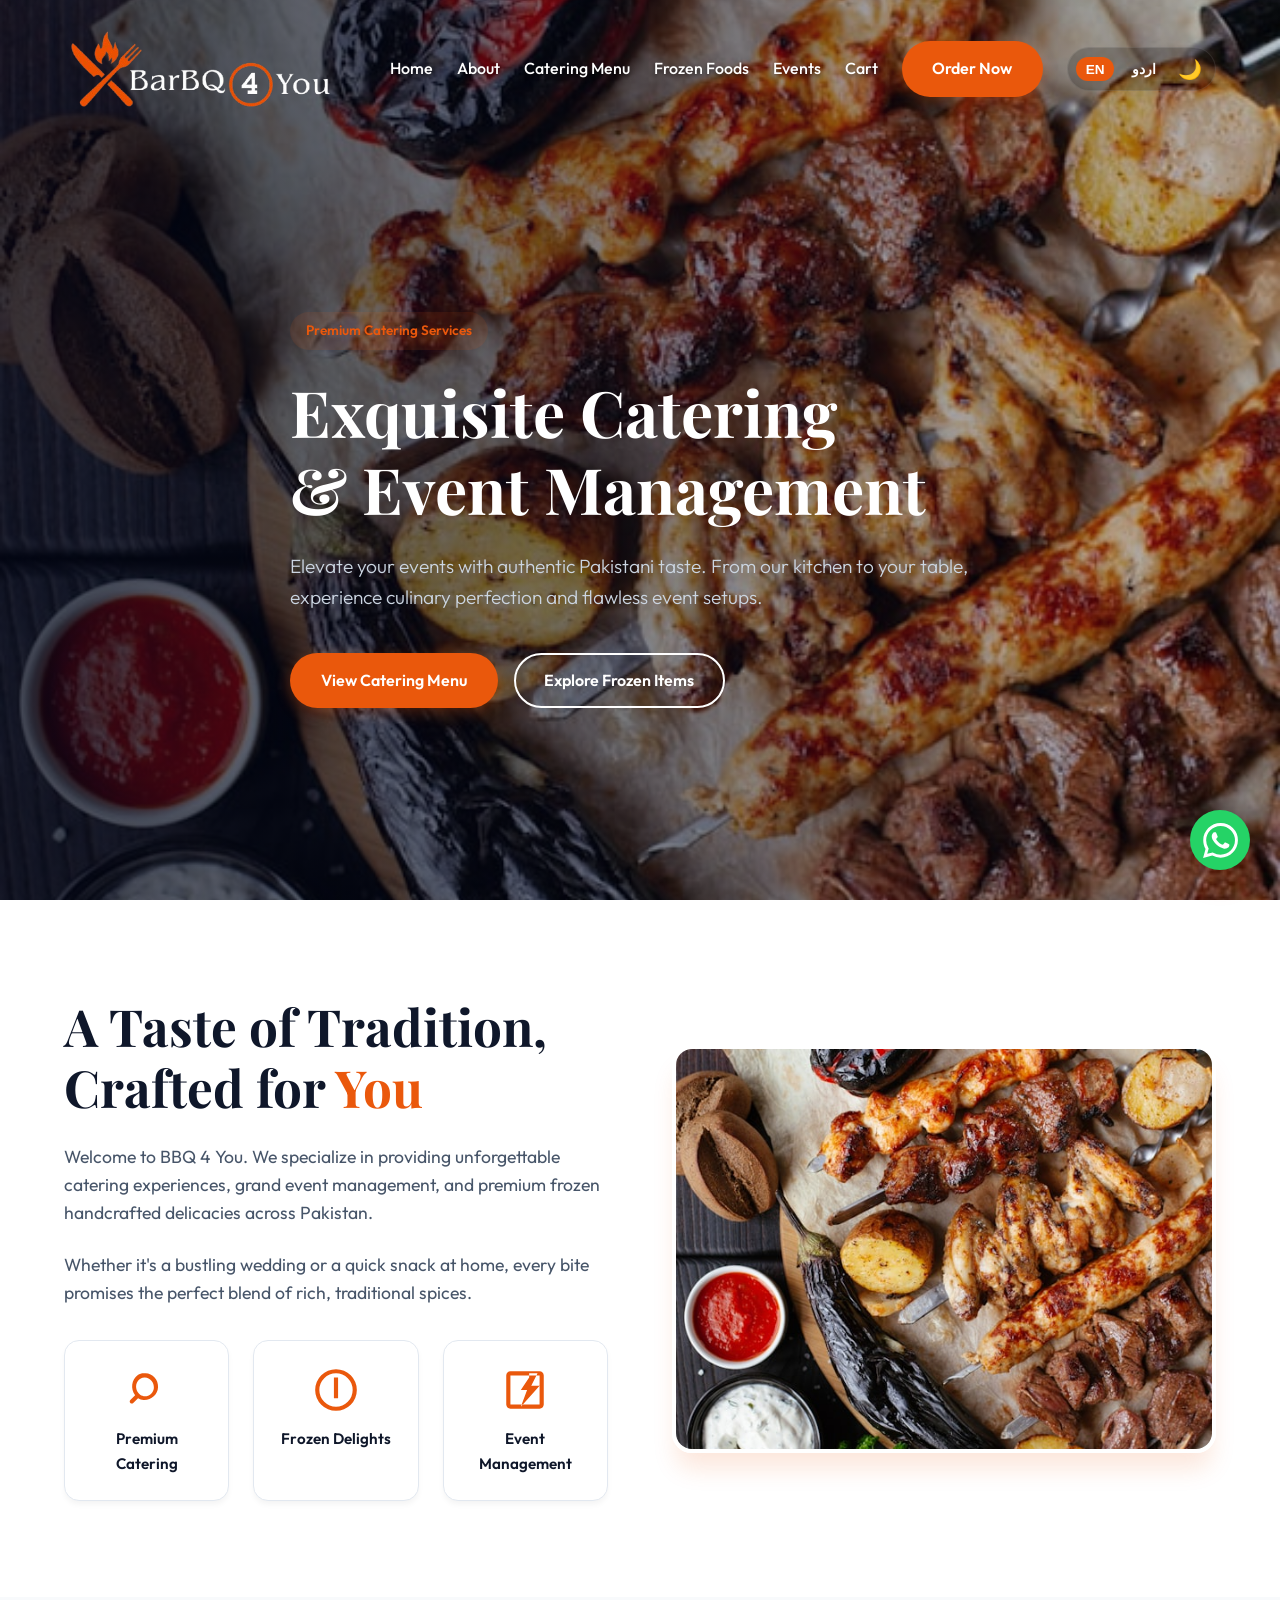
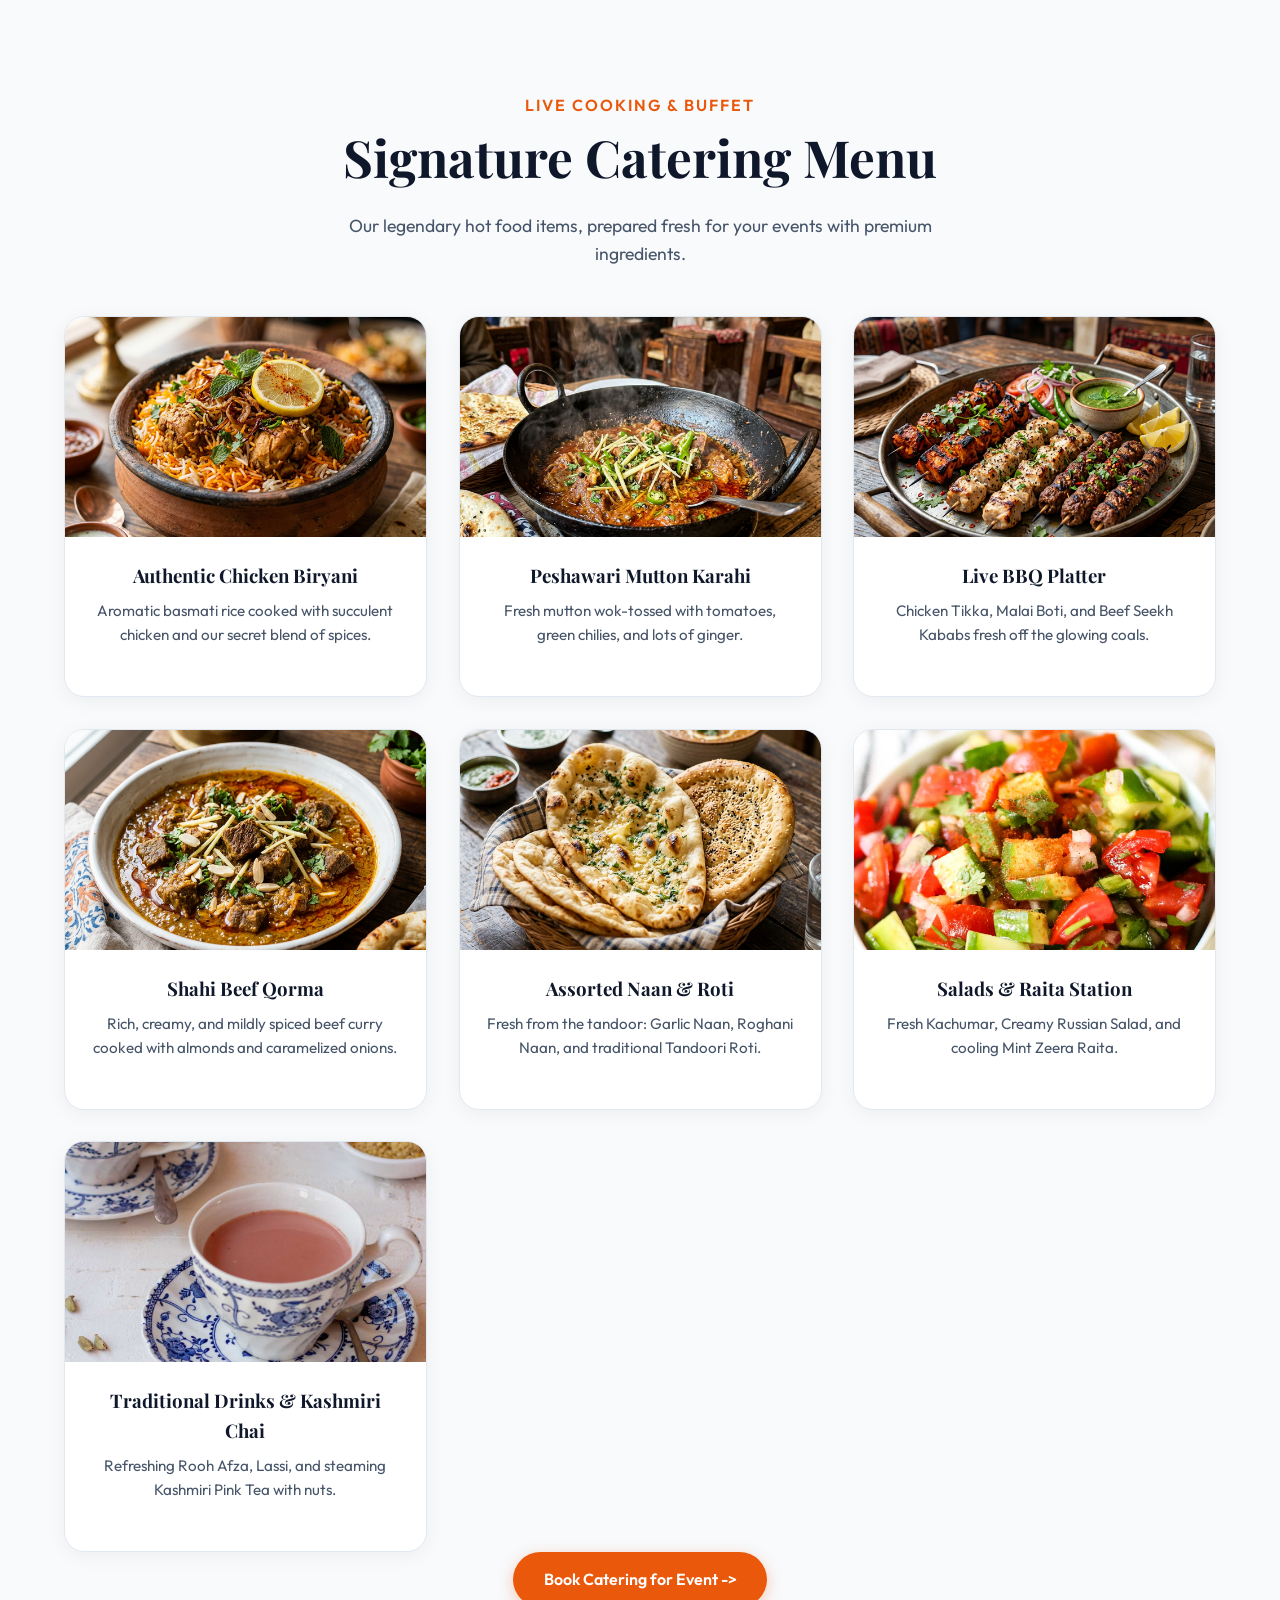
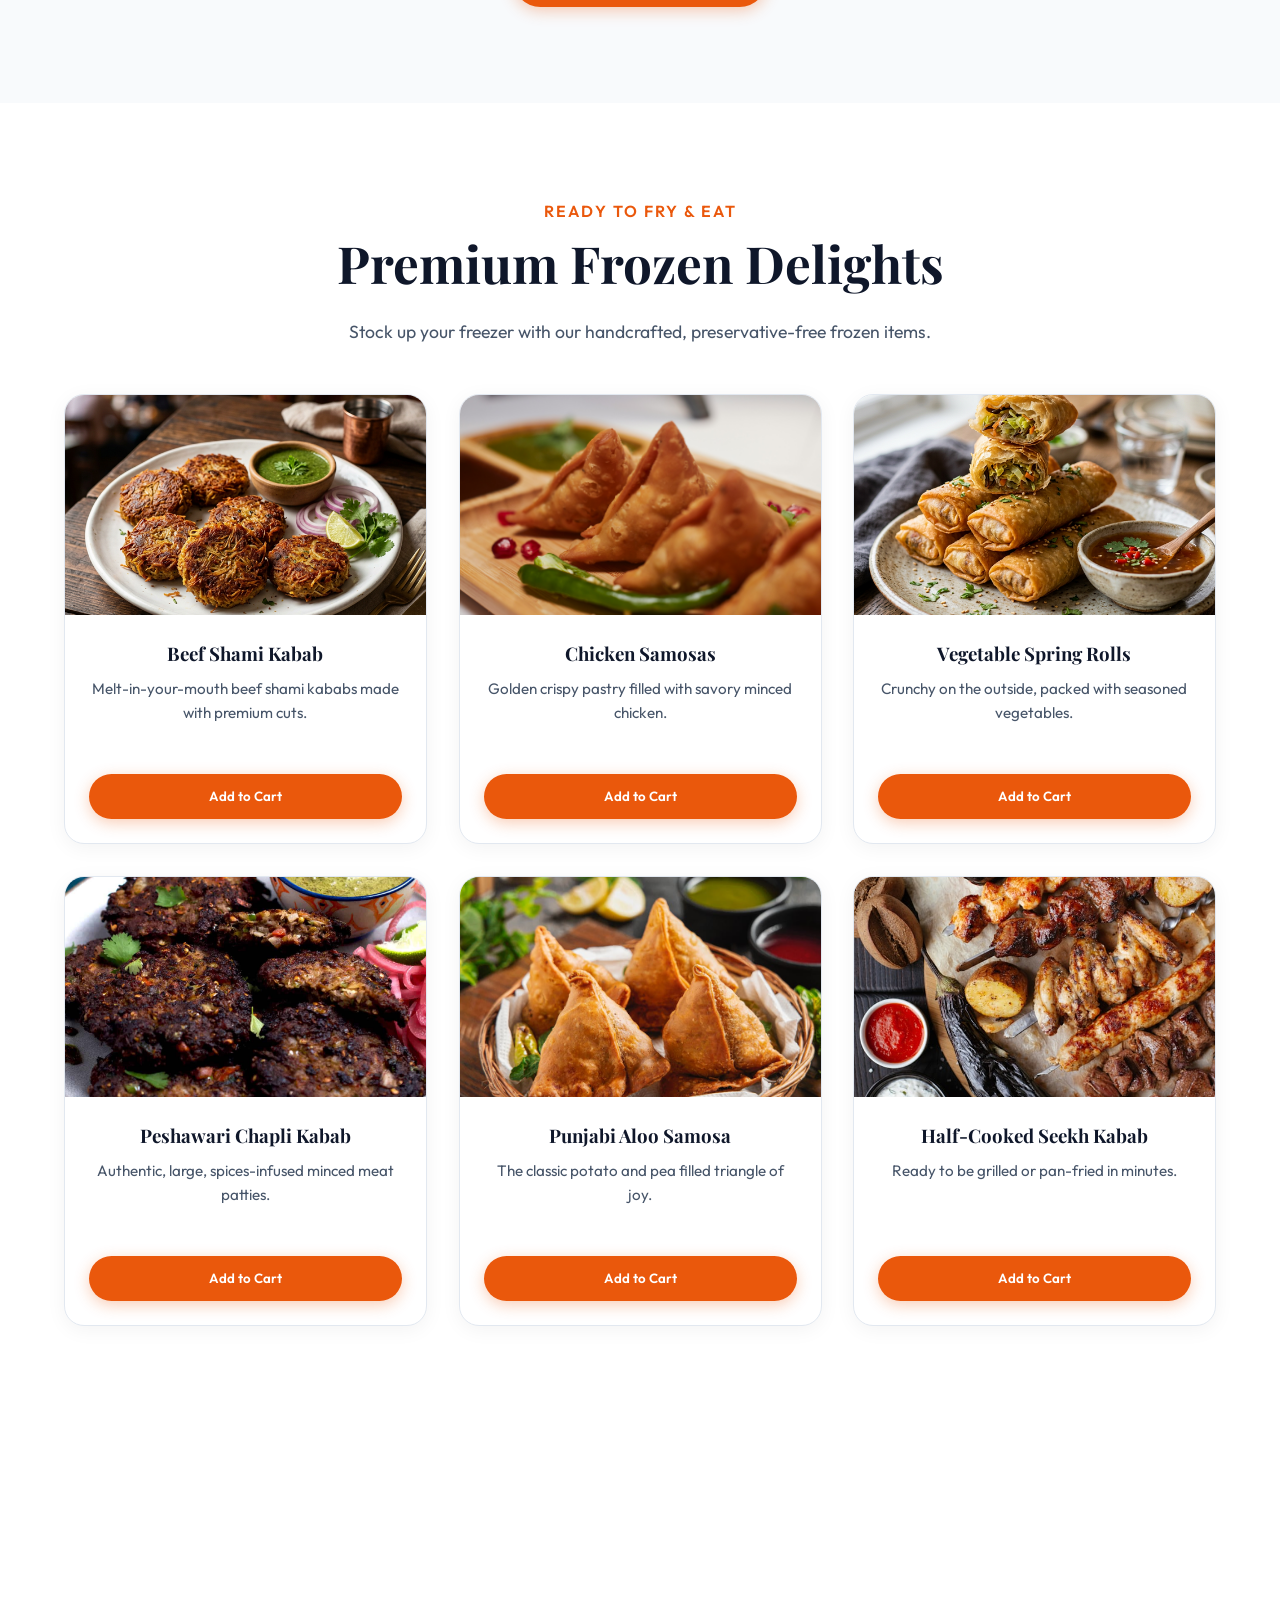
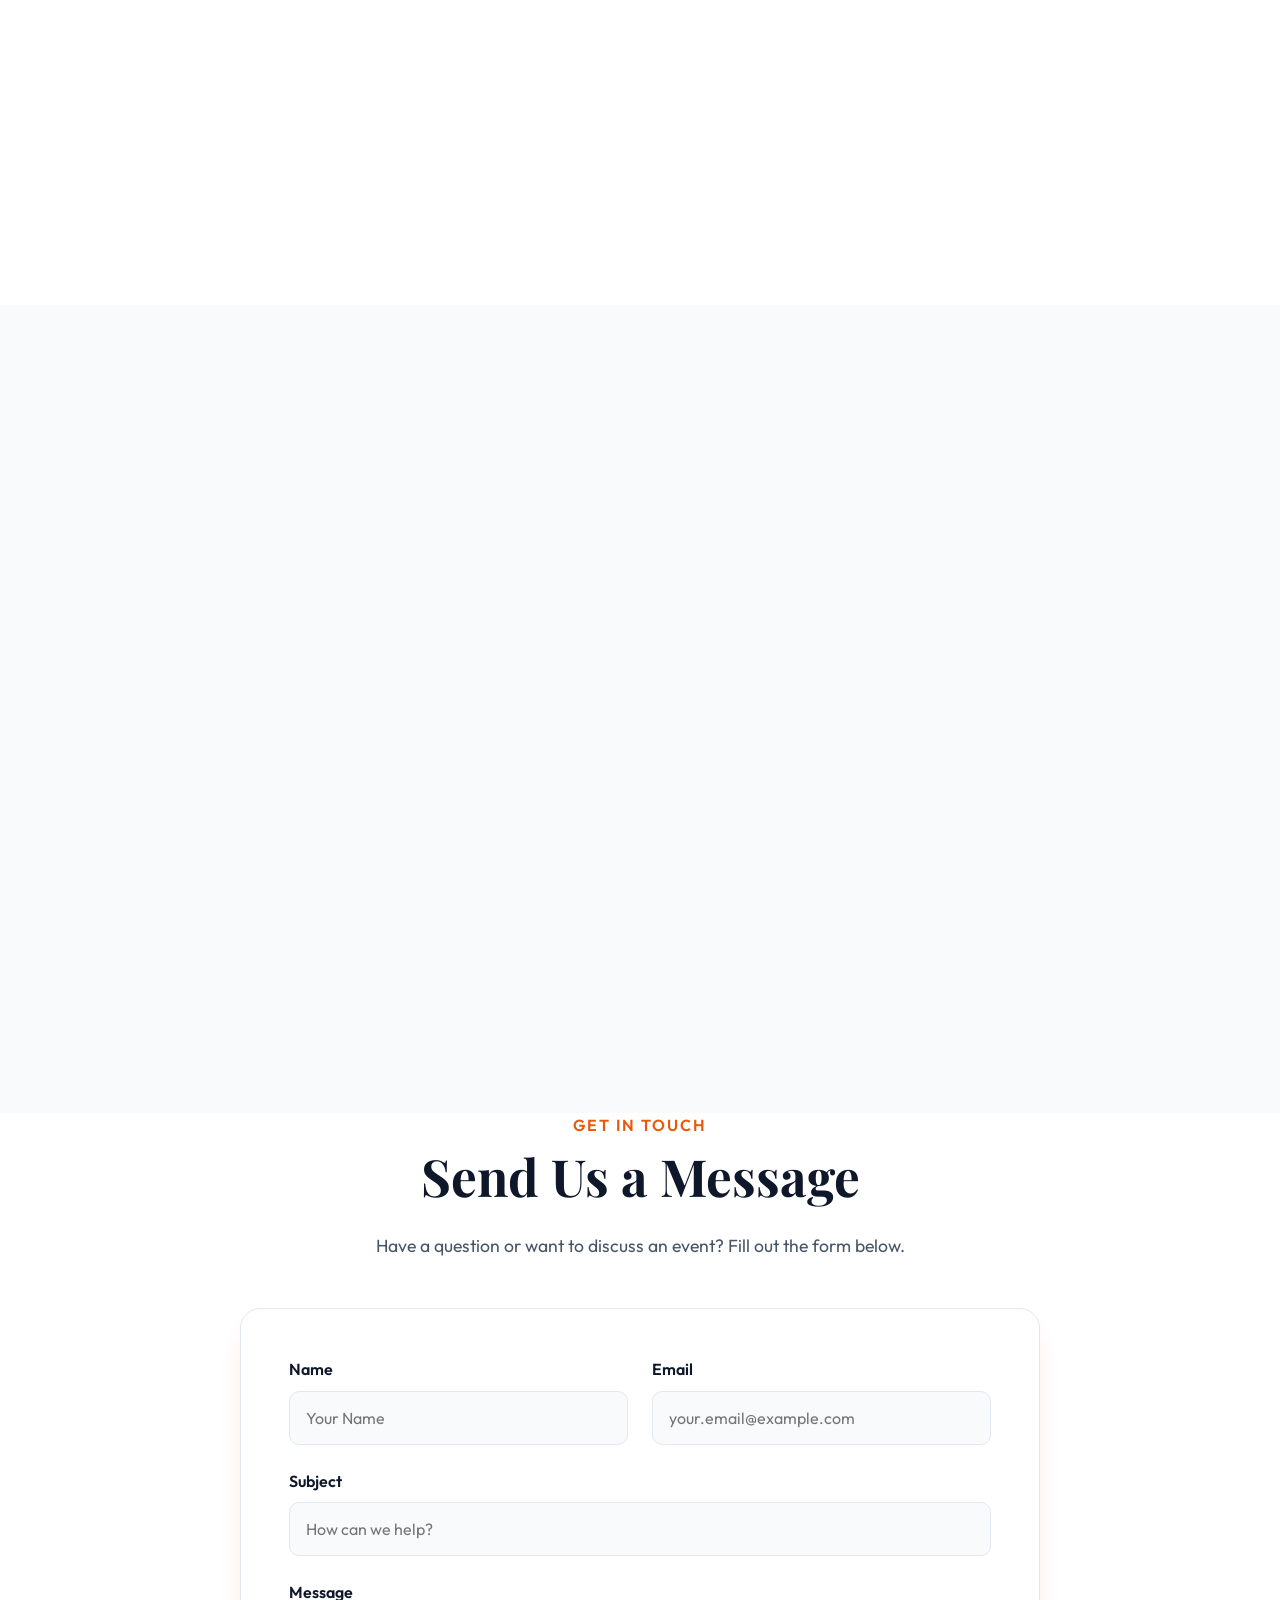
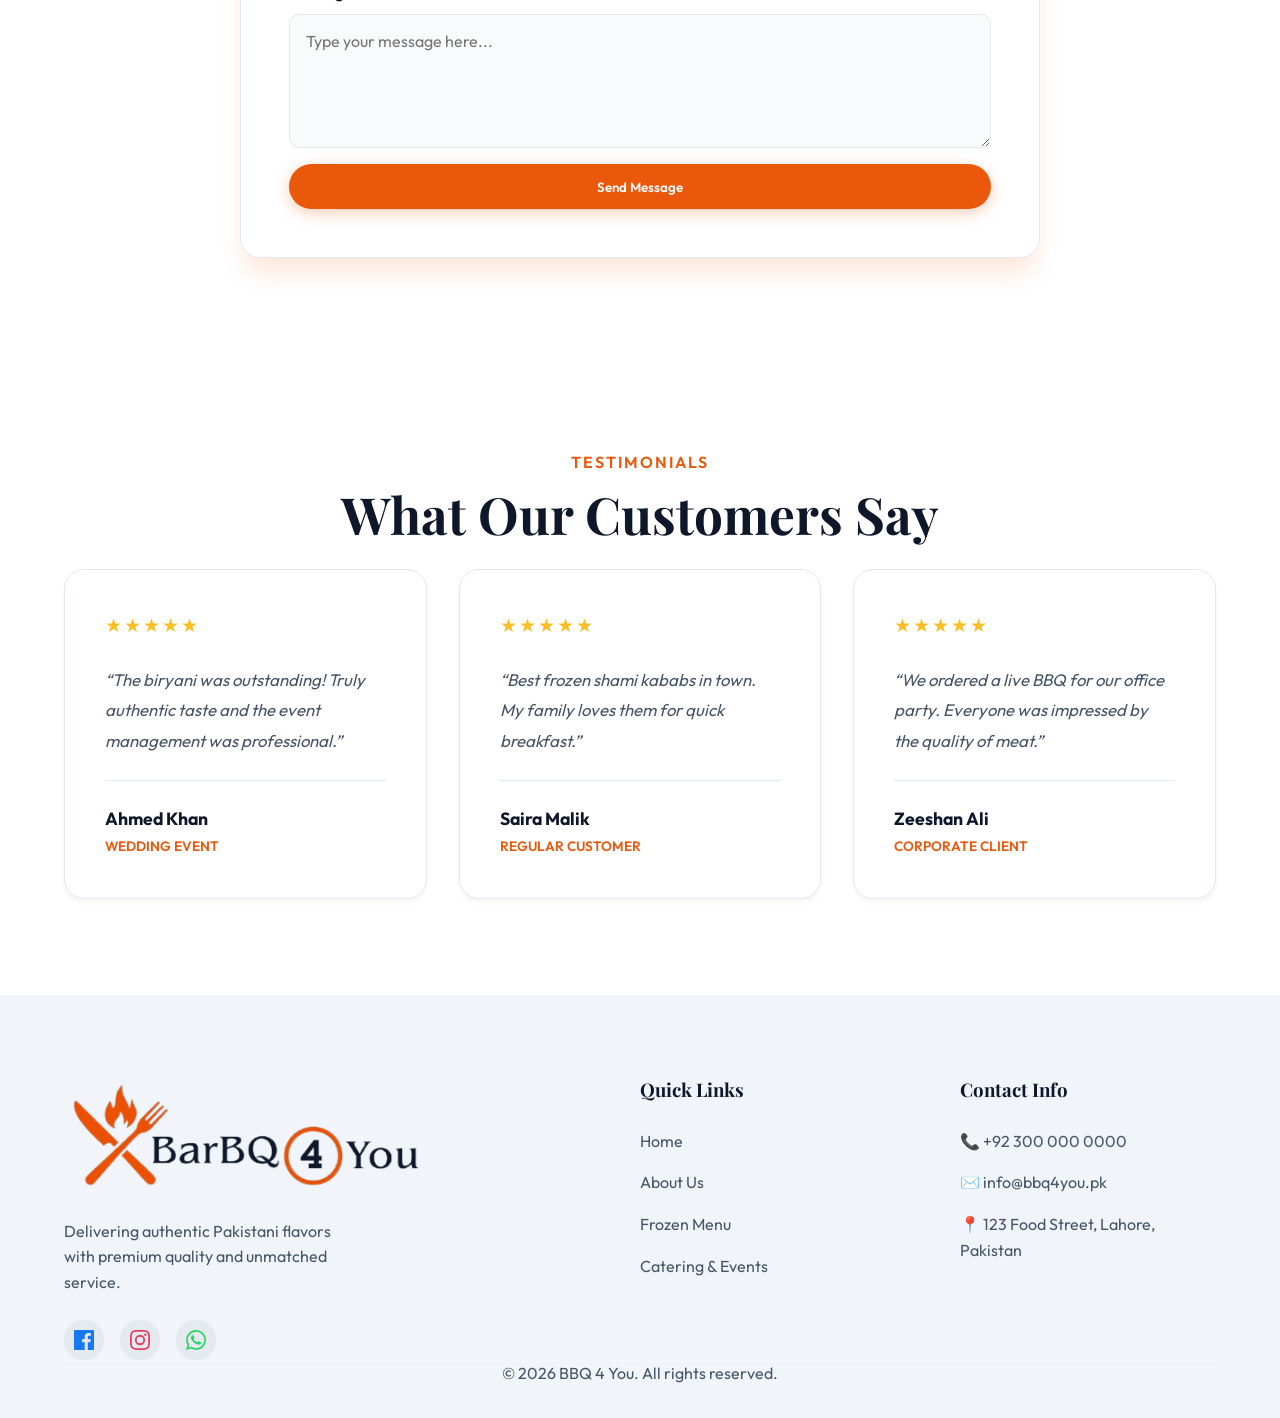
<file: index.html>
<!DOCTYPE html>
<html lang="en">

<head>
    <meta charset="UTF-8">
    <meta name="viewport" content="width=device-width, initial-scale=1.0">
    <meta name="description" content="BBQ 4 You - Premium Pakistani Catering, Event Management & Frozen Foods.">
    <title data-en="BBQ 4 You | Authentic Pakistani Catering" data-ur="باربی کیو 4 یو | مستند پاکستانی کیٹرنگ">BBQ 4 You
        | Authentic Pakistani Catering</title>
    <!-- Custom CSS -->
    <link rel="stylesheet" href="css/style.css?v=1.2">
</head>

<body>

    <!-- Navigation -->
    <nav class="navbar" id="navbar">
        <div class="container nav-container">
            <!-- New Styled Logo with Icon -->
            <a href="#" class="brand">
                <img src="img/logo-white.png" alt="BBQ 4 You" class="brand-img logo-white">
                <img src="img/logo-dark.png" alt="BBQ 4 You" class="brand-img logo-dark">
            </a>

            <button class="mobile-toggle" aria-label="Toggle Menu">
                <span class="bar"></span>
                <span class="bar"></span>
                <span class="bar"></span>
            </button>

            <div class="nav-controls">
                <ul class="nav-links">
                    <li><a href="#home" class="active" data-en="Home" data-ur="ہوم">Home</a></li>
                    <li><a href="#about" data-en="About" data-ur="ہمارے بارے میں">About</a></li>
                    <li><a href="#catering" data-en="Catering Menu" data-ur="کیٹرنگ مینو">Catering Menu</a>
                    </li>
                    <li><a href="#frozen-menu" data-en="Frozen Foods" data-ur="فروزن فوڈز">Frozen Foods</a>
                    </li>
                    <li><a href="#events" data-en="Events" data-ur="تقریبات">Events</a></li>
                    <li><a href="cart.html"><span data-en="Cart" data-ur="کارٹ">Cart</span> <span id="cart-count-badge"
                                class="badge-count">0</span></a></li>
                    <li><a href="order.html" class="btn btn-primary" data-en="Order Now" data-ur="آرڈر کریں"
                            style="margin-top:0;">Order Now</a></li>
                </ul>

                <div class="utils">
                    <button class="lang-btn active" data-lang="en">EN</button>
                    <button class="lang-btn" data-lang="ur">اردو</button>
                    <button id="theme-toggle" aria-label="Toggle Dark Mode">
                        <span>🌙</span>
                    </button>
                </div>
            </div>
        </div>
    </nav>

    <!-- Hero Section -->
    <section id="home" class="hero">
        <div class="hero-parallax-bg" id="hero-bg"></div>
        <div class="hero-overlay"></div>
        <div class="container hero-content">
            <span class="badge" data-en="Premium Catering Services" data-ur="پریمیم کیٹرنگ سروسز">Premium Catering
                Services</span>
            <h1 class="hero-title reveal-text" data-en="Exquisite Catering<br>& Event Management"
                data-ur="شاندار کیٹرنگ<br>اور ایونٹ مینجمنٹ">Exquisite Catering<br>& Event
                Management</h1>
            <p class="hero-desc reveal-fade"
                data-en="Elevate your events with authentic Pakistani taste. From our kitchen to your table, experience culinary perfection and flawless event setups."
                data-ur="اپنے ایونٹس کو مستند پاکستانی ذائقے سے یادگار بنائیں۔ ہمارے کچن سے آپ کی ٹیبل تک، بے عیب خدمات کا تجربہ کریں۔">
                Elevate your events with authentic Pakistani taste. From our kitchen to your table, experience culinary
                perfection and flawless event setups.</p>
            <div class="hero-btns reveal-up">
                <a href="#catering" class="btn btn-primary" data-en="View Catering Menu"
                    data-ur="کیٹرنگ مینو دیکھیں">View Catering Menu</a>
                <a href="#frozen-menu" class="btn btn-outline" data-en="Explore Frozen Items"
                    data-ur="فروزن آئٹمز تلاش کریں">Explore Frozen Items</a>
            </div>
        </div>
    </section>

    <!-- About Section -->
    <section id="about" class="about section-padding bg-section">
        <div class="container about-grid">
            <div class="about-text scroll-reveal left">
                <h2 class="section-title"
                    data-en="A Taste of Tradition,<br>Crafted for <span class='highlight'>You</span>"
                    data-ur="روایات کا ذائقہ،<br><span class='highlight'>آپ</span> کے لیے تیار کیا گیا">
                    A Taste of
                    Tradition,<br>Crafted for <span class='highlight'>You</span></h2>
                <p data-en="Welcome to BBQ 4 You. We specialize in providing unforgettable catering experiences, grand event management, and premium frozen handcrafted delicacies across Pakistan."
                    data-ur="باربی کیو 4 یو میں خوش آمدید۔ ہم پاکستان بھر میں ناقابل فراموش کیٹرنگ، شاندار ایونٹ مینجمنٹ اور اعلیٰ معیار کے فروزن آئٹمز فراہم کرنے میں مہارت رکھتے ہیں۔">
                    Welcome to BBQ 4 You. We specialize in providing unforgettable catering experiences, grand event
                    management, and premium frozen handcrafted delicacies across Pakistan.</p>
                <p data-en="Whether it's a bustling wedding or a quick snack at home, every bite promises the perfect blend of rich, traditional spices."
                    data-ur="چاہے یہ شادی کی تقریب ہو یا گھر میں فوری اسنیک، ہر نوالے میں روایتی مسالوں کا بہترین امتزاج ہے۔">
                    Whether it's a bustling wedding or a quick snack at home, every bite promises the perfect blend of
                    rich, traditional spices.</p>

                <div class="features-wrapper">
                    <div class="feature">
                        <svg class="feat-icon" viewBox="0 0 24 24">
                            <path
                                d="M11.3 4C14.7 4 17.5 7.1 17.3 10.7C17.1 14.3 14 17 10.3 16.8C9.4 16.7 8.5 16.4 7.7 15.9L5.4 18.2C5 18.6 4.4 18.6 4 18.2C3.6 17.8 3.6 17.2 4 16.8L6.3 14.5C4 11.4 4.5 7.1 7.6 4.8C8.7 4 10 3.8 11.3 4M10.8 6C9.5 6 8.4 6.6 7.7 7.6C6.1 9.7 6.6 12.7 8.7 14.3C9.4 14.8 10.2 15 11 15C13.2 15 15.1 13.2 15.3 11C15.5 8.4 13.5 6.2 11 6C10.9 6 10.9 6 10.8 6Z" />
                        </svg>
                        <div class="feat-text" data-en="Premium Catering" data-ur="پریمیم کیٹرنگ">Premium
                            Catering</div>
                    </div>
                    <div class="feature">
                        <svg class="feat-icon" viewBox="0 0 24 24">
                            <path
                                d="M12,2A10,10 0 0,1 22,12A10,10 0 0,1 12,22A10,10 0 0,1 2,12A10,10 0 0,1 12,2M12,4A8,8 0 0,0 4,12A8,8 0 0,0 12,20A8,8 0 0,0 20,12A8,8 0 0,0 12,4M13,6V16H11V6H13Z" />
                        </svg>
                        <div class="feat-text" data-en="Frozen Delights" data-ur="فروزن آئٹمز">Frozen Delights
                        </div>
                    </div>
                    <div class="feature">
                        <svg class="feat-icon" viewBox="0 0 24 24">
                            <path
                                d="M14 6L10 12H13L10 20L19 10H15L18 4H14V6M5 3H19C20.1 3 21 3.9 21 5V19C21 20.1 20.1 21 19 21H5C3.9 21 3 20.1 3 19V5C3 3.9 3.9 3 5 3M5 5V19H19V5H5Z" />
                        </svg>
                        <div class="feat-text" data-en="Event Management" data-ur="ایونٹ مینجمنٹ">Event
                            Management</div>
                    </div>
                </div>
            </div>

            <div class="about-image-wrapper scroll-reveal right">
                <img src="img/about-food.jpg" alt="Rich Pakistani Food Setup" class="about-img main-img">
            </div>
        </div>
    </section>

    <!-- Hot Catering Menu Section -->
    <section id="catering" class="menu section-padding">
        <div class="container">
            <div class="section-header text-center scroll-reveal up">
                <span class="subtitle" data-en="Live Cooking & Buffet" data-ur="لائیو کوکنگ اور بوفے">Live Cooking &
                    Buffet</span>
                <h2 class="section-title" data-en="Signature Catering Menu" data-ur="سگنیچر کیٹرنگ مینو">Signature
                    Catering Menu</h2>
                <p class="section-subtitle"
                    data-en="Our legendary hot food items, prepared fresh for your events with premium ingredients."
                    data-ur="ہمارے مشہور گرم کھانے کے آئٹمز، جو پریمیم اجزاء کے ساتھ آپ کی تقریبات کے لیے تازہ تیار کیے جاتے ہیں۔">
                    Our legendary hot food items, prepared fresh for your events with premium ingredients.</p>
            </div>

            <div class="menu-grid">
                <!-- Catering 1 -->
                <div class="menu-card scroll-reveal up">
                    <div class="card-img-wrapper">
                        <img src="img/biryani_authentic.png" alt="Biryani" class="card-img">
                    </div>
                    <div class="card-content">
                        <h3 data-en="Authentic Chicken Biryani" data-ur="مستند چکن بریانی">Authentic
                            Chicken Biryani
                        </h3>
                        <p data-en="Aromatic basmati rice cooked with succulent chicken and our secret blend of spices."
                            data-ur="خوشبودار باسمتی چاول رسیلے چکن اور ہمارے خفیہ مسالوں کے ساتھ تیار کردہ۔">
                            Aromatic
                            basmati rice cooked with succulent chicken and our secret blend of spices.</p>
                    </div>
                </div>
                <!-- Catering 2 -->
                <div class="menu-card scroll-reveal up delay-1">
                    <div class="card-img-wrapper">
                        <img src="img/karahi_authentic.png" alt="Karahi" class="card-img">
                    </div>
                    <div class="card-content">
                        <h3 data-en="Peshawari Mutton Karahi" data-ur="پشاوری مٹن کڑاہی">Peshawari Mutton
                            Karahi</h3>
                        <p data-en="Fresh mutton wok-tossed with tomatoes, green chilies, and lots of ginger."
                            data-ur="ٹماٹر، ہری مرچ اور ادرک کے ساتھ تازہ مٹن کڑاہی۔">
                            Fresh mutton wok-tossed with
                            tomatoes, green chilies, and lots of ginger.</p>
                    </div>
                </div>
                <!-- Catering 3 -->
                <div class="menu-card scroll-reveal up delay-2">
                    <div class="card-img-wrapper">
                        <img src="img/bbq_platter_authentic.png" alt="BBQ Platter" class="card-img">
                    </div>
                    <div class="card-content">
                        <h3 data-en="Live BBQ Platter" data-ur="لائیو باربی کیو پلیٹر">Live BBQ
                            Platter</h3>
                        <p data-en="Chicken Tikka, Malai Boti, and Beef Seekh Kababs fresh off the glowing coals."
                            data-ur="گرم کوئلوں پر تیار کردہ چکن تکہ، ملائی بوٹی اور بیف سیخ کباب۔">
                            Chicken Tikka, Malai
                            Boti, and Beef Seekh Kababs fresh off the glowing coals.</p>
                    </div>
                </div>
                <!-- Catering 4 -->
                <div class="menu-card scroll-reveal up delay-3">
                    <div class="card-img-wrapper">
                        <img src="img/qorma_authentic.png" alt="Qorma" class="card-img">
                    </div>
                    <div class="card-content">
                        <h3 data-en="Shahi Beef Qorma" data-ur="شاہی بیف قورمہ">Shahi Beef Qorma</h3>
                        <p data-en="Rich, creamy, and mildly spiced beef curry cooked with almonds and caramelized onions."
                            data-ur="بادام اور پیاز کے ساتھ تیار کردہ لذیذ اور کریمی بیف قورمہ۔">
                            Rich, creamy, and
                            mildly spiced beef curry cooked with almonds and caramelized onions.</p>
                    </div>
                </div>
                <!-- Catering 5: Sides -->
                <div class="menu-card scroll-reveal up">
                    <div class="card-img-wrapper">
                        <img src="img/naan_roti_authentic.png" alt="Naan & Roti" class="card-img">
                    </div>
                    <div class="card-content">
                        <h3 data-en="Assorted Naan & Roti" data-ur="نان اور روٹی">Assorted Naan & Roti</h3>
                        <p data-en="Fresh from the tandoor: Garlic Naan, Roghani Naan, and traditional Tandoori Roti."
                            data-ur="تندور سے تازہ: گارلک نان، روغنی نان، اور روایتی تندوری روٹی۔">
                            Fresh from the
                            tandoor: Garlic Naan, Roghani Naan, and traditional Tandoori Roti.</p>
                    </div>
                </div>
                <!-- Catering 6: Salads -->
                <div class="menu-card scroll-reveal up delay-1">
                    <div class="card-img-wrapper">
                        <img src="img/kachumber_salad_authentic.jpg" alt="Salads & Raita" class="card-img">
                    </div>
                    <div class="card-content">
                        <h3 data-en="Salads & Raita Station" data-ur="سلاد اور رائتہ">Salads & Raita Station
                        </h3>
                        <p data-en="Fresh Kachumar, Creamy Russian Salad, and cooling Mint Zeera Raita."
                            data-ur="تازہ کچومر، کریمی رشین سلاد، اور ٹھنڈا پودینہ زیرہ رائتہ۔">
                            Fresh Kachumar, Creamy
                            Russian Salad, and cooling Mint Zeera Raita.</p>
                    </div>
                </div>
                <!-- Catering 7: Drinks -->
                <div class="menu-card scroll-reveal up delay-2">
                    <div class="card-img-wrapper">
                        <img src="img/kashmiri_chai_authentic.jpg" alt="Tea & Drinks" class="card-img">
                    </div>
                    <div class="card-content">
                        <h3 data-en="Traditional Drinks & Kashmiri Chai" data-ur="مشروبات اور کشمیری چائے">Traditional
                            Drinks & Kashmiri Chai</h3>
                        <p data-en="Refreshing Rooh Afza, Lassi, and steaming Kashmiri Pink Tea with nuts."
                            data-ur="تازہ روح افزا، لسی، اور گرم کشمیری پنک چائے۔">
                            Refreshing Rooh Afza, Lassi, and
                            steaming Kashmiri Pink Tea with nuts.</p>
                    </div>
                </div>
            </div>
            <div class="text-center mt-6 scroll-reveal up">
                <a href="https://wa.me/923000000000?text=Hello%2C%20I%20would%20like%20to%20inquire%20about%20booking%20catering%20for%20an%20event."
                    target="_blank" class="btn btn-primary" data-en="Book Catering for Event ->"
                    data-ur="تقریب کے لیے کیٹرنگ بک کریں ->">Book Catering for Event -></a>
            </div>
        </div>
    </section>

    <!-- Frozen Menu Section -->
    <section id="frozen-menu" class="menu section-padding bg-section">
        <div class="container">
            <div class="section-header text-center scroll-reveal up">
                <span class="subtitle" data-en="Ready to Fry & Eat" data-ur="فوری فرائی کریں اور کھائیں">Ready to Fry &
                    Eat</span>
                <h2 class="section-title" data-en="Premium Frozen Delights" data-ur="پریمیم فروزن آئٹمز">Premium Frozen
                    Delights</h2>
                <p class="section-subtitle"
                    data-en="Stock up your freezer with our handcrafted, preservative-free frozen items."
                    data-ur="ہمارے ہاتھ سے بنے ہوئے، محفوظ اور تازہ فروزن آئٹمز سے اپنا فریزر بھریں۔">
                    Stock up your
                    freezer with our handcrafted, preservative-free frozen items.</p>
            </div>

            <div class="menu-grid">
                <!-- Card 1 -->
                <div class="menu-card scroll-reveal up">
                    <div class="card-img-wrapper">
                        <img src="img/shami_kabab_authentic.png" alt="Shami Kabab" class="card-img">
                        <div class="card-overlay"><span class="price-tag">Rs 1,200 / Dozen</span></div>
                    </div>
                    <div class="card-content">
                        <h3 data-en="Beef Shami Kabab" data-ur="بیف شامی کباب">Beef Shami Kabab</h3>
                        <p data-en="Melt-in-your-mouth beef shami kababs made with premium cuts."
                            data-ur="پریمیم گوشت سے بنے ہوئے نرم بیف شامی کباب۔">
                            Melt-in-your-mouth beef shami kababs
                            made with premium cuts.</p>
                        <button class="btn btn-sm btn-primary mt-4 add-to-cart-btn" data-name-en="Beef Shami Kabab"
                            data-name-ur="بیف شامی کباب" data-price="1200" data-unit="Dozen"
                            data-img="img/shami_kabab_authentic.png" data-en="Add to Cart"
                            data-ur="کارٹ میں شامل کریں">Add to
                            Cart</button>
                    </div>
                </div>

                <!-- Card 2 -->
                <div class="menu-card scroll-reveal up delay-1">
                    <div class="card-img-wrapper">
                        <img src="img/samosa_chicken_authentic.jpg" alt="Chicken Samosa" class="card-img">
                        <div class="card-overlay"><span class="price-tag">Rs 700 / Dozen</span></div>
                    </div>
                    <div class="card-content">
                        <h3 data-en="Chicken Samosas" data-ur="چکن سموسے">Chicken Samosas</h3>
                        <p data-en="Golden crispy pastry filled with savory minced chicken."
                            data-ur="چکن کے قیمے سے بھرے ہوئے گولڈن کرسپی سموسے۔">
                            Golden crispy pastry filled with
                            savory minced chicken.</p>
                        <button class="btn btn-sm btn-primary mt-4 add-to-cart-btn" data-name-en="Chicken Samosas"
                            data-name-ur="چکن سموسے" data-price="700" data-unit="Dozen"
                            data-img="img/samosa_chicken_authentic.jpg" data-en="Add to Cart"
                            data-ur="کارٹ میں شامل کریں">Add to Cart</button>
                    </div>
                </div>

                <!-- Card 3 -->
                <div class="menu-card scroll-reveal up delay-2">
                    <div class="card-img-wrapper">
                        <img src="img/spring_rolls_authentic.png" alt="Spring Rolls" class="card-img">
                        <div class="card-overlay"><span class="price-tag">Rs 800 / Dozen</span></div>
                    </div>
                    <div class="card-content">
                        <h3 data-en="Vegetable Spring Rolls" data-ur="ویجیٹیبل اسپرنگ رولز">Vegetable
                            Spring Rolls</h3>
                        <p data-en="Crunchy on the outside, packed with seasoned vegetables."
                            data-ur="مسالے دار سبزیوں سے بھرے ہوئے کرسپی رولز۔">
                            Crunchy on the outside, packed with
                            seasoned vegetables.</p>
                        <button class="btn btn-sm btn-primary mt-4 add-to-cart-btn"
                            data-name-en="Vegetable Spring Rolls" data-name-ur="ویجیٹیبل اسپرنگ رولز" data-price="800"
                            data-unit="Dozen" data-img="img/spring_rolls_authentic.png" data-en="Add to Cart"
                            data-ur="کارٹ میں شامل کریں">Add to
                            Cart</button>
                    </div>
                </div>

                <!-- Card 4 -->
                <div class="menu-card scroll-reveal up delay-3">
                    <div class="card-img-wrapper">
                        <img src="img/chapli_authentic.jpg" alt="Chapli Kabab" class="card-img">
                        <div class="card-overlay"><span class="price-tag">Rs 1,400 / KG</span></div>
                    </div>
                    <div class="card-content">
                        <h3 data-en="Peshawari Chapli Kabab" data-ur="پشاوری چپلی کباب">Peshawari Chapli
                            Kabab</h3>
                        <p data-en="Authentic, large, spices-infused minced meat patties."
                            data-ur="مستند، بڑے اور مسالے دار قیمے کے کباب۔">Authentic,
                            large, spices-infused minced
                            meat patties.</p>
                        <button class="btn btn-sm btn-primary mt-4 add-to-cart-btn"
                            data-name-en="Peshawari Chapli Kabab" data-name-ur="پشاوری چپلی کباب" data-price="1400"
                            data-unit="KG" data-img="img/chapli_authentic.jpg" data-en="Add to Cart"
                            data-ur="کارٹ میں شامل کریں">Add to
                            Cart</button>
                    </div>
                </div>

                <!-- Card 5 -->
                <div class="menu-card scroll-reveal up">
                    <div class="card-img-wrapper">
                        <img src="img/aloo_samosa_authentic.jpg" alt="Aloo Samosa" class="card-img">
                        <div class="card-overlay"><span class="price-tag">Rs 400 / Dozen</span></div>
                    </div>
                    <div class="card-content">
                        <h3 data-en="Punjabi Aloo Samosa" data-ur="پنجابی آلو سموسہ">Punjabi Aloo Samosa
                        </h3>
                        <p data-en="The classic potato and pea filled triangle of joy."
                            data-ur="آلو اور مٹر سے بھرا روایتی سموسہ۔">The classic potato
                            and pea filled triangle of
                            joy.</p>
                        <button class="btn btn-sm btn-primary mt-4 add-to-cart-btn" data-name-en="Punjabi Aloo Samosa"
                            data-name-ur="پنجابی آلو سموسہ" data-price="400" data-unit="Dozen"
                            data-img="img/aloo_samosa_authentic.jpg" data-en="Add to Cart"
                            data-ur="کارٹ میں شامل کریں">Add to
                            Cart</button>
                    </div>
                </div>
                <!-- Card 6 -->
                <div class="menu-card scroll-reveal up delay-1">
                    <div class="card-img-wrapper">
                        <img src="img/frozen-seekh.jpg" alt="Seekh Kabab" class="card-img">
                        <div class="card-overlay"><span class="price-tag">Rs 1,500 / KG</span></div>
                    </div>
                    <div class="card-content">
                        <h3 data-en="Half-Cooked Seekh Kabab" data-ur="ہاف ککڈ سیخ کباب">Half-Cooked Seekh
                            Kabab</h3>
                        <p data-en="Ready to be grilled or pan-fried in minutes."
                            data-ur="فوری فرائی یا گرل کرنے کے لیے تیار۔">Ready to be
                            grilled or pan-fried in minutes.
                        </p>
                        <button class="btn btn-sm btn-primary mt-4 add-to-cart-btn"
                            data-name-en="Half-Cooked Seekh Kabab" data-name-ur="ہاف ککڈ سیخ کباب" data-price="1500"
                            data-unit="KG" data-img="img/frozen-seekh.jpg" data-en="Add to Cart"
                            data-ur="کارٹ میں شامل کریں">Add to
                            Cart</button>
                    </div>
                </div>
                <!-- Card 7: Frozen Paratha -->
                <div class="menu-card scroll-reveal up delay-2">
                    <div class="card-img-wrapper">
                        <img src="img/paratha_authentic.png" alt="Frozen Paratha" class="card-img">
                        <div class="card-overlay"><span class="price-tag">Rs 450 / Pack of 10</span></div>
                    </div>
                    <div class="card-content">
                        <h3 data-en="Classic Lacha Paratha" data-ur="کلاسک لچھا پراٹھا">Classic Lacha
                            Paratha</h3>
                        <p data-en="Flaky, buttery, and multi-layered ready to cook parathas."
                            data-ur="تہہ دار اور مزیدار پراٹھے پکانے کے لیے تیار۔">
                            Flaky, buttery, and multi-layered
                            ready to cook parathas.</p>
                        <button class="btn btn-sm btn-primary mt-4 add-to-cart-btn" data-name-en="Classic Lacha Paratha"
                            data-name-ur="کلاسک لچھا پراٹھا" data-price="450" data-unit="Pack (10 pcs)"
                            data-img="img/paratha_authentic.png" data-en="Add to Cart" data-ur="کارٹ میں شامل کریں">Add
                            to
                            Cart</button>
                    </div>
                </div>
                <!-- Card 8: Frozen Tikka Boti -->
                <div class="menu-card scroll-reveal up delay-3">
                    <div class="card-img-wrapper">
                        <img src="img/tikka-boti.jpg" alt="Marinated Tikka Boti" class="card-img">
                        <div class="card-overlay"><span class="price-tag">Rs 1,600 / KG</span></div>
                    </div>
                    <div class="card-content">
                        <h3 data-en="Marinated Tikka Boti" data-ur="میرینیٹڈ چکن تکہ بوٹی">Marinated
                            Tikka Boti</h3>
                        <p data-en="Boneless chicken fully marinated in traditional spicy yogurt."
                            data-ur="بغیر ہڈی چکن، روایتی مسالوں میں میرینیٹ شدہ۔">
                            Boneless chicken fully marinated in
                            traditional spicy yogurt.</p>
                        <button class="btn btn-sm btn-primary mt-4 add-to-cart-btn" data-name-en="Marinated Tikka Boti"
                            data-name-ur="میرینیٹڈ چکن تکہ بوٹی" data-price="1600" data-unit="KG"
                            data-img="img/tikka-boti.jpg" data-en="Add to Cart" data-ur="کارٹ میں شامل کریں">Add to
                            Cart</button>
                    </div>
                </div>
            </div>
        </div>
    </section>

    <!-- Event Management Section -->
    <section id="events" class="catering section-padding">
        <div class="container">
            <div class="catering-layout">
                <div class="catering-info scroll-reveal left">
                    <span class="subtitle" data-en="Full Scale Services" data-ur="مکمل خدمات">Full Scale
                        Services</span>
                    <h2 class="section-title" data-en="Complete Event<br>Management" data-ur="مکمل ایونٹ<br>مینجمنٹ">
                        Complete Event<br>Management</h2>
                    <p data-en="We bring your vision to life. From elegant weddings to highly coordinated corporate affairs, BBQ 4 You manages everything from stage setup to the final dessert."
                        data-ur="ہم آپ کے خوابوں کو حقیقت بناتے ہیں۔ شاندار شادیوں سے لے کر کارپوریٹ ایونٹس تک، ہم ہر چیز کا انتظام کرتے ہیں۔">
                        We bring your vision to life. From elegant weddings to highly coordinated corporate affairs, BBQ
                        4 You manages everything from stage setup to the final dessert.</p>

                    <ul class="service-list">
                        <!-- Accordion Item 1 -->
                        <li>
                            <button class="accordion-header">
                                <svg class="service-icon" viewBox="0 0 24 24">
                                    <path
                                        d="M12,2A10,10 0 0,1 22,12A10,10 0 0,1 12,22A10,10 0 0,1 2,12A10,10 0 0,1 12,2M11,19.93C7.05,19.43 4,16.04 4,12C4,7.96 7.05,4.57 11,4.07V19.93M13,4.07C16.95,4.57 20,7.96 20,12C20,16.04 16.95,19.43 13,19.93V4.07Z" />
                                </svg>
                                <div><strong data-en="Stunning Decor & Stages" data-ur="شاندار ڈیکور اور اسٹیج">Stunning
                                        Decor & Stages</strong></div>
                                <span class="accordion-icon">+</span>
                            </button>
                            <div class="accordion-content">
                                <span data-en="Floral arrangements, marquees, and beautiful lighting designs."
                                    data-ur="پھولوں کی سجاوٹ، مارکی اور خوبصورت لائٹنگ۔">Floral
                                    arrangements, marquees,
                                    and beautiful lighting designs.</span>
                                <ul class="dummy-list">
                                    <li data-en="Custom Floral Mandaps & Centerpieces"
                                        data-ur="حسب ضرورت پھولوں کی سجاوٹ">Custom Floral Mandaps &
                                        Centerpieces</li>
                                    <li data-en="Elegant Marquee Setup for 500+ Guests"
                                        data-ur="500+ مہمانوں کے لیے مارکی سیٹ اپ">Elegant Marquee
                                        Setup for 500+ Guests
                                    </li>
                                    <li data-en="Thematic LED Lighting & Ambiance" data-ur="خوبصورت ایل ای ڈی لائٹنگ">
                                        Thematic LED Lighting & Ambiance</li>
                                </ul>
                            </div>
                        </li>

                        <!-- Accordion Item 2 -->
                        <li>
                            <button class="accordion-header">
                                <svg class="service-icon" viewBox="0 0 24 24">
                                    <path
                                        d="M22,10V6H2V10H22M19,10V18A2,2 0 0,1 17,20H7A2,2 0 0,1 5,18V10H19M12,12A2,2 0 0,0 10,14A2,2 0 0,0 12,16A2,2 0 0,0 14,14A2,2 0 0,0 12,12Z" />
                                </svg>
                                <div><strong data-en="Professional Waitstaff" data-ur="پیشہ ورانہ ویٹرز">Professional
                                        Waitstaff</strong></div>
                                <span class="accordion-icon">+</span>
                            </button>
                            <div class="accordion-content">
                                <span data-en="Highly trained team for smooth food and beverage service."
                                    data-ur="کھانے کی ہموار سروس کے لیے اعلیٰ تربیت یافتہ ٹیم۔">Highly
                                    trained team for
                                    smooth food and beverage service.</span>
                                <ul class="dummy-list">
                                    <li data-en="Uniformed Male & Female Waiters" data-ur="یونیفارم والے ویٹرز">
                                        Uniformed Male & Female Waiters</li>
                                    <li data-en="Live Chef Stations & Setup" data-ur="لائیو شیف اسٹیشنز اور سیٹ اپ">Live
                                        Chef Stations & Setup</li>
                                    <li data-en="Full Cleanup & Teardown Services" data-ur="مکمل صفائی کی خدمات">Full
                                        Cleanup & Teardown Services</li>
                                </ul>
                            </div>
                        </li>

                        <!-- Accordion Item 3 -->
                        <li>
                            <button class="accordion-header">
                                <svg class="service-icon" viewBox="0 0 24 24">
                                    <path
                                        d="M12 3C7.58 3 4 4.79 4 7V17C4 19.21 7.58 21 12 21C16.42 21 20 19.21 20 17V7C20 4.79 16.42 3 12 3M12 19C8.69 19 6 17.66 6 17V14.77C7.61 15.55 9.72 16 12 16C14.28 16 16.39 15.55 18 14.77V17C18 17.66 15.31 19 12 19M18 12.27C16.39 13.04 14.28 13.5 12 13.5C9.72 13.5 7.61 13.04 6 12.27V10C6 10.66 8.69 12 12 12C15.31 12 18 10.66 18 10V12.27M12 9C8.69 9 6 7.66 6 7C6 6.34 8.69 5 12 5C15.31 5 18 6.34 18 7C18 7.66 15.31 9 12 9Z" />
                                </svg>
                                <div><strong data-en="Sound & Logistics" data-ur="ساؤنڈ اور لاجسٹکس">Sound &
                                        Logistics</strong></div>
                                <span class="accordion-icon">+</span>
                            </button>
                            <div class="accordion-content">
                                <span data-en="Handling the technical details so you can enjoy your day."
                                    data-ur="ایونٹ کی تمام تکنیکی تفصیلات کا مکمل انتظام۔">Handling
                                    the technical
                                    details so you can enjoy your day.</span>
                                <ul class="dummy-list">
                                    <li data-en="Premium Audio & PA Systems" data-ur="اعلیٰ معیار کا ساؤنڈ سسٹم">Premium
                                        Audio & PA Systems</li>
                                    <li data-en="Transport & Generator Backups" data-ur="ٹرانسپورٹ اور جنریٹر بیک اپ">
                                        Transport & Generator Backups</li>
                                    <li data-en="Photography & Videography Sourcing" data-ur="فوٹوگرافی اور ویڈیوگرافی">
                                        Photography & Videography Sourcing</li>
                                </ul>
                            </div>
                        </li>
                    </ul>
                </div>

                <div class="catering-gallery scroll-reveal right">
                    <div class="gallery-grid">
                        <img src="img/wedding_stage_authentic.png" alt="Wedding Setup" class="g-img-1">
                        <img src="img/buffet_authentic.jpg" alt="Buffet Service" class="g-img-2">
                        <img src="img/live_bbq_event_authentic.png" alt="Live BBQ" class="g-img-3">
                    </div>
                </div>
            </div>
        </div>
    </section>

    <!-- Contact Form Section -->
    <section id="contact-form" class="contact-form-section bg-section">
        <div class="container">
            <div class="section-header text-center">
                <span class="subtitle" data-en="Get in Touch" data-ur="رابطہ کریں">Get in Touch</span>
                <h2 class="section-title" data-en="Send Us a Message" data-ur="ہمیں پیغام بھیجیں">Send Us a Message</h2>
                <p class="section-subtitle"
                    data-en="Have a question or want to discuss an event? Fill out the form below."
                    data-ur="کوئی سوال ہے یا ایونٹ پر بات کرنا چاہتے ہیں؟ نیچے دیا گیا فارم پُر کریں۔">Have a question
                    or want to discuss an event? Fill out the form below.</p>
            </div>

            <div class="contact-form-wrapper">
                <form id="mainContactForm" class="contact-form"
                    onsubmit="event.preventDefault(); alert('Message sent successfully!'); this.reset();">
                    <div class="contact-form-grid">
                        <div class="form-group">
                            <label for="c-name" data-en="Name" data-ur="نام">Name</label>
                            <input type="text" id="c-name" required placeholder="Your Name">
                        </div>
                        <div class="form-group">
                            <label for="c-email" data-en="Email" data-ur="ای میل">Email</label>
                            <input type="email" id="c-email" required placeholder="your.email@example.com">
                        </div>
                    </div>
                    <div class="form-group">
                        <label for="c-subject" data-en="Subject" data-ur="موضوع">Subject</label>
                        <input type="text" id="c-subject" placeholder="How can we help?">
                    </div>
                    <div class="form-group mt-4">
                        <label for="c-message" data-en="Message" data-ur="پیغام">Message</label>
                        <textarea id="c-message" rows="5" required placeholder="Type your message here..."></textarea>
                    </div>
                    <button type="submit" class="btn btn-primary btn-block mt-6" data-en="Send Message"
                        data-ur="پیغام بھیجیں">Send Message</button>
                </form>
            </div>
        </div>
    </section>

    <!-- Review Section -->
    <section id="reviews" class="section-padding reviews-section">
        <div class="container">
            <div class="section-header text-center">
                <span class="subtitle" data-en="Testimonials" data-ur="تاثرات">Testimonials</span>
                <h2 class="section-title" data-en="What Our Customers Say" data-ur="ہمارے صارفین کیا کہتے ہیں">What Our
                    Customers Say</h2>
            </div>

            <div class="reviews-grid mt-8">
                <div class="review-card">
                    <div class="stars">★★★★★</div>
                    <p data-en="&ldquo;The biryani was outstanding! Truly authentic taste and the event management was professional.&rdquo;"
                        data-ur="&ldquo;بریانی بہت کمال کی تھی! بالکل روایتی ذائقہ اور ایونٹ مینجمنٹ بہت ہی پروفیشنل تھی۔&rdquo;">
                        &ldquo;The biryani was outstanding! Truly authentic taste and the event management was
                        professional.&rdquo;</p>
                    <div class="reviewer">
                        <strong>Ahmed Khan</strong>
                        <span data-en="Wedding Event" data-ur="شادی کا ایونٹ">Wedding Event</span>
                    </div>
                </div>
                <div class="review-card">
                    <div class="stars">★★★★★</div>
                    <p data-en="&ldquo;Best frozen shami kababs in town. My family loves them for quick breakfast.&rdquo;"
                        data-ur="&ldquo;شہر کے بہترین فروزن شامی کباب۔ میرا خاندان انہیں ناشتے میں بہت شوق سے کھاتا ہے۔&rdquo;">
                        &ldquo;Best frozen shami kababs in town. My family loves them for quick breakfast.&rdquo;</p>
                    <div class="reviewer">
                        <strong>Saira Malik</strong>
                        <span data-en="Regular Customer" data-ur="باقاعدہ صارف">Regular Customer</span>
                    </div>
                </div>
                <div class="review-card">
                    <div class="stars">★★★★★</div>
                    <p data-en="&ldquo;We ordered a live BBQ for our office party. Everyone was impressed by the quality of meat.&rdquo;"
                        data-ur="&ldquo;ہم نے اپنی آفس پارٹی کے لیے لائیو باربی کیو منگوایا تھا۔ سب گوشت کے معیار سے بہت متاثر ہوئے۔&rdquo;">
                        &ldquo;ہم نے اپنی آفس پارٹی کے لیے لائیو باربی کیو منگوایا تھا۔ سب گوشت کے معیار سے بہت متاثر
                        ہوئے۔&rdquo;</p>
                    <div class="reviewer">
                        <strong>Zeeshan Ali</strong>
                        <span data-en="Corporate Client" data-ur="کارپوریٹ کلائنٹ">Corporate Client</span>
                    </div>
                </div>
            </div>
        </div>
    </section>

    <!-- Footer -->
    <footer class="footer">
        <div class="container footer-grid">
            <div class="footer-brand">
                <div class="brand">
                    <img src="img/logo-white.png" alt="BBQ 4 You" class="brand-img logo-white">
                    <img src="img/logo-dark.png" alt="BBQ 4 You" class="brand-img logo-dark">
                </div>
                <p data-en="Delivering authentic Pakistani flavors with premium quality and unmatched service."
                    data-ur="پریمیم کوالٹی کے ساتھ مستند پاکستانی ذائقے۔">
                    Delivering authentic Pakistani flavors with
                    premium quality and unmatched service.</p>
                <div class="social-links">
                    <a href="https://facebook.com" aria-label="Facebook">
                        <svg width="20" height="20" viewBox="0 0 24 24" fill="currentColor">
                            <path
                                d="M22.675 0h-21.35C.597 0 0 .597 0 1.325v21.351C0 23.403.597 24 1.325 24H12.82v-9.294H9.692v-3.622h3.128V8.413c0-3.1 1.893-4.788 4.659-4.788 1.325 0 2.463.099 2.795.143v3.24l-1.918.001c-1.504 0-1.795.715-1.795 1.763v2.313h3.587l-.467 3.622h-3.12V24h6.116c.73 0 1.323-.597 1.323-1.324V1.325C24 .597 23.403 0 22.675 0z" />
                        </svg>
                    </a>
                    <a href="https://instagram.com" aria-label="Instagram">
                        <svg width="20" height="20" viewBox="0 0 24 24" fill="currentColor">
                            <path
                                d="M12 2.163c3.204 0 3.584.012 4.85.07 3.252.148 4.771 1.691 4.919 4.919.058 1.265.069 1.645.069 4.849 0 3.205-.012 3.584-.069 4.849-.149 3.225-1.664 4.771-4.919 4.919-1.266.058-1.644.07-4.85.07-3.204 0-3.584-.012-4.849-.07-3.26-.149-4.771-1.699-4.919-4.92-.058-1.265-.07-1.644-.07-4.849 0-3.204.013-3.583.07-4.849.149-3.227 1.664-4.771 4.919-4.919 1.266-.057 1.645-.069 4.849-.069zM12 0C8.741 0 8.333.014 7.053.072 2.695.272.273 2.69.073 7.052.014 8.333 0 8.741 0 12c0 3.259.014 3.668.072 4.948.2 4.358 2.618 6.78 6.98 6.98C8.333 23.986 8.741 24 12 24c3.259 0 3.668-.014 4.948-.072 4.354-.2 6.782-2.618 6.979-6.98.059-1.28.073-1.689.073-4.948 0-3.259-.014-3.667-.072-4.947-.196-4.354-2.617-6.78-6.979-6.98C15.668.014 15.259 0 12 0zm0 5.838a6.162 6.162 0 1 0 0 12.324 6.162 6.162 0 0 0 0-12.324zM12 16a4 4 0 1 1 0-8 4 4 0 0 1 0 8zm6.406-11.845a1.44 1.44 0 1 0 0 2.881 1.44 1.44 0 0 0 0-2.881z" />
                        </svg>
                    </a>
                    <a href="https://wa.me/923000000000" aria-label="WhatsApp">
                        <svg width="20" height="20" viewBox="0 0 24 24" fill="currentColor">
                            <path
                                d="M17.472 14.382c-.297-.149-1.758-.867-2.03-.967-.273-.099-.471-.148-.67.15-.197.297-.767.966-.94 1.164-.173.199-.347.223-.644.075-.297-.15-1.255-.463-2.39-1.475-.888-.788-1.487-1.761-1.662-2.062-.173-.298-.018-.46.13-.609.134-.135.297-.348.446-.521.151-.174.2-.298.3-.497.098-.198.05-.371-.025-.521-.075-.149-.669-1.612-.916-2.207-.242-.579-.487-.5-.669-.51a12.8 12.8 0 0 0-.571-.012c-.198 0-.52.074-.792.372-.272.297-1.04 1.016-1.04 2.479 0 1.462 1.065 2.875 1.213 3.074.149.198 2.096 3.2 5.077 4.487.709.306 1.262.489 1.694.625.712.227 1.36.195 1.871.118.571-.085 1.758-.719 2.006-1.413.248-.694.248-1.289.173-1.413-.074-.124-.272-.198-.57-.347m-5.421 7.403h-.004a9.87 9.87 0 0 1-5.031-1.378l-.361-.214-3.741.982.998-3.648-.235-.374a9.86 9.86 0 0 1-1.51-5.26c.001-5.45 4.436-9.884 9.888-9.884 2.64 0 5.122 1.03 6.988 2.898a9.825 9.825 0 0 1 2.893 6.994c-.003 5.45-4.437 9.884-9.885 9.884m8.413-18.297A11.815 11.815 0 0 0 12.05 0C5.495 0 .16 5.335.157 11.892c0 2.096.547 4.142 1.588 5.945L.057 24l6.305-1.654a11.882 11.882 0 0 0 5.683 1.448h.005c6.554 0 11.89-5.335 11.893-11.893a11.821 11.821 0 0 0-3.48-8.413Z" />
                        </svg>
                    </a>
                </div>
            </div>

            <div class="footer-links">
                <h3 data-en="Quick Links" data-ur="اہم لنکس">Quick Links</h3>
                <ul>
                    <li><a href="#home" data-en="Home" data-ur="ہوم">Home</a></li>
                    <li><a href="#about" data-en="About Us" data-ur="ہمارے بارے میں">About Us</a></li>
                    <li><a href="#frozen-menu" data-en="Frozen Menu" data-ur="فروزن مینو">Frozen Menu</a></li>
                    <li><a href="#catering" data-en="Catering & Events" data-ur="کیٹرنگ اور ایونٹس">Catering &
                            Events</a></li>
                </ul>
            </div>

            <div class="footer-contact">
                <h3 data-en="Contact Info" data-ur="رابطہ کی معلومات">Contact Info</h3>
                <ul>
                    <li><a href="https://wa.me/923000000000" target="_blank">📞 +92 300 000 0000</a></li>
                    <li><a href="#contact-form">✉️ info@bbq4you.pk</a></li>
                    <li><a href="https://www.google.com/maps/search/?api=1&query=123+Food+Street+Lahore+Pakistan"
                            target="_blank" data-en="📍 123 Food Street, Lahore, Pakistan"
                            data-ur="📍 123 فوڈ سٹریٹ، لاہور، پاکستان">📍 123
                            Food Street, Lahore, Pakistan</a></li>
                </ul>
            </div>
        </div>
        <div class="container text-center border-t pt-4 mt-6">
            <p>&copy; 2026 BBQ 4 You. All rights reserved.</p>
        </div>
    </footer>

    <div class="toast-container" id="toast-container"></div>
    <!-- Custom JS -->
    <script src="js/script.js"></script>
    <!-- Floating WhatsApp Icon -->
    <a href="https://wa.me/923000000000" target="_blank" class="whatsapp-float" aria-label="Contact on WhatsApp">
        <svg viewBox="0 0 24 24" fill="currentColor">
            <path
                d="M17.472 14.382c-.297-.149-1.758-.867-2.03-.967-.273-.099-.471-.148-.67.15-.197.297-.767.966-.94 1.164-.173.199-.347.223-.644.075-.297-.15-1.255-.463-2.39-1.475-.888-.788-1.487-1.761-1.662-2.062-.173-.298-.018-.46.13-.609.134-.135.297-.348.446-.521.151-.174.2-.298.3-.497.098-.198.05-.371-.025-.521-.075-.149-.669-1.612-.916-2.207-.242-.579-.487-.5-.669-.51a12.8 12.8 0 0 0-.571-.012c-.198 0-.52.074-.792.372-.272.297-1.04 1.016-1.04 2.479 0 1.462 1.065 2.875 1.213 3.074.149.198 2.096 3.2 5.077 4.487.709.306 1.262.489 1.694.625.712.227 1.36.195 1.871.118.571-.085 1.758-.719 2.006-1.413.248-.694.248-1.289.173-1.413-.074-.124-.272-.198-.57-.347m-5.421 7.403h-.004a9.87 9.87 0 0 1-5.031-1.378l-.361-.214-3.741.982.998-3.648-.235-.374a9.86 9.86 0 0 1-1.51-5.26c.001-5.45 4.436-9.884 9.888-9.884 2.64 0 5.122 1.03 6.988 2.898a9.825 9.825 0 0 1 2.893 6.994c-.003 5.45-4.437 9.884-9.885 9.884m8.413-18.297A11.815 11.815 0 0 0 12.05 0C5.495 0 .16 5.335.157 11.892c0 2.096.547 4.142 1.588 5.945L.057 24l6.305-1.654a11.882 11.882 0 0 0 5.683 1.448h.005c6.554 0 11.89-5.335 11.893-11.893a11.821 11.821 0 0 0-3.48-8.413Z" />
        </svg>
    </a>
</body>

</html>
</file>
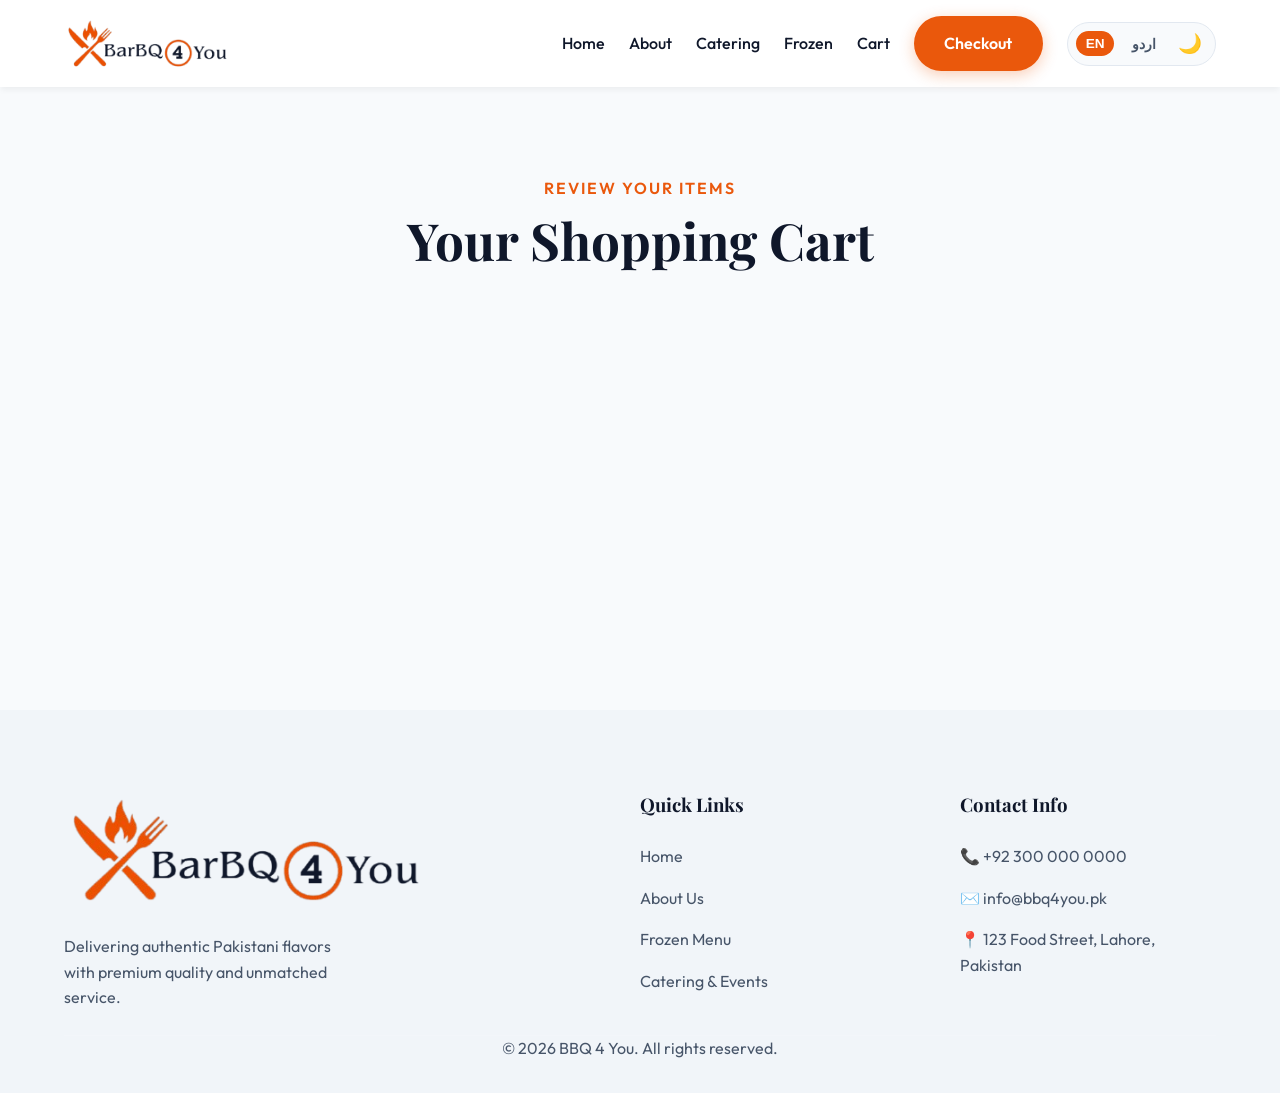
<file: cart.html>
<!DOCTYPE html>
<html lang="en">

<head>
    <meta charset="UTF-8">
    <meta name="viewport" content="width=device-width, initial-scale=1.0">
    <meta name="description" content="BBQ 4 You - Your Shopping Cart. Review your delicious selections.">
    <title data-en="Your Cart | BBQ 4 You" data-ur="آپ کا کارٹ | باربی کیو 4 یو">Your Cart | BBQ 4 You</title>
    <!-- Custom CSS -->
    <link rel="stylesheet" href="css/style.css?v=1.2">
</head>

<body class="cart-page">

    <!-- Navigation -->
    <nav class="navbar scrolled" id="navbar">
        <div class="container nav-container">
            <a href="index.html" class="brand">
                <img src="img/logo-white.png" alt="BBQ 4 You" class="brand-img logo-white">
                <img src="img/logo-dark.png" alt="BBQ 4 You" class="brand-img logo-dark">
            </a>

            <button class="mobile-toggle" aria-label="Toggle Menu">
                <span class="bar"></span>
                <span class="bar"></span>
                <span class="bar"></span>
            </button>

            <div class="nav-controls">
                <ul class="nav-links">
                    <li><a href="index.html#home" data-en="Home" data-ur="ہوم">Home</a></li>
                    <li><a href="index.html#about" data-en="About" data-ur="ہمارے بارے میں">About</a></li>
                    <li><a href="index.html#catering" data-en="Catering" data-ur="کیٹرنگ مینو">Catering</a></li>
                    <li><a href="index.html#frozen-menu" data-en="Frozen" data-ur="فروزن فوڈز">Frozen</a></li>
                    <li><a href="cart.html" class="active"><span data-en="Cart" data-ur="کارٹ">Cart</span> <span
                                id="cart-count-badge" class="badge-count">0</span></a></li>
                    <li><a href="order.html" class="btn btn-primary" data-en="Checkout" data-ur="چیک آؤٹ"
                            style="margin-top:0;">Checkout</a></li>
                </ul>

                <div class="utils">
                    <button class="lang-btn active" data-lang="en" style="color: var(--clr-text-muted);">EN</button>
                    <button class="lang-btn" data-lang="ur" style="color: var(--clr-text-muted);">اردو</button>
                    <button id="theme-toggle" aria-label="Toggle Dark Mode" style="color: var(--clr-nav-text);">
                        <span>🌙</span>
                    </button>
                </div>
            </div>
        </div>
    </nav>

    <!-- Cart Content Section -->
    <section class="section-padding" style="margin-top: 80px; min-height: 70vh;">
        <div class="container text-center">
            <span class="subtitle" data-en="Review Your Items" data-ur="اپنے آئٹمز کا جائزہ لیں">Review Your
                Items</span>
            <h1 class="section-title" data-en="Your Shopping Cart" data-ur="آپ کا شاپنگ کارٹ">Your Shopping Cart</h1>
        </div>

        <div class="container cart-container mt-8">
            <div id="cart-items-wrapper" class="cart-items-list">
                <!-- Cart items will be injected here by JS -->
                <div class="empty-cart-msg" id="empty-cart-msg">
                    <p data-en="Your cart is currently empty." data-ur="آپ کا کارٹ اس وقت خالی ہے۔">Your cart is
                        currently empty.</p>
                    <a href="index.html#catering" class="btn btn-outline mt-4" data-en="Browse Menu"
                        data-ur="مینو دیکھیں">Browse Menu</a>
                </div>
            </div>

            <div id="cart-summary" class="cart-summary-card" style="display: none;">
                <h3 data-en="Order Summary" data-ur="آرڈر کی تفصیل">Order Summary</h3>
                <div class="summary-details">
                    <div class="summary-row">
                        <span data-en="Total Items" data-ur="کل آئٹمز">Total Items</span>
                        <span id="total-qty">0</span>
                    </div>
                </div>
                <div class="summary-actions mt-6">
                    <a href="order.html" class="btn btn-primary btn-block" data-en="Proceed to Checkout"
                        data-ur="چیک آؤٹ پر جائیں">Proceed to Checkout</a>
                    <button id="clear-cart-btn" class="btn btn-outline btn-block mt-4" data-en="Clear Cart"
                        data-ur="کارٹ خالی کریں">Clear Cart</button>
                </div>
            </div>
        </div>
    </section>

    <!-- Footer -->
    <footer class="footer">
        <div class="container footer-grid">
            <div class="footer-brand">
                <div class="brand">
                    <img src="img/logo-white.png" alt="BBQ 4 You" class="brand-img logo-white">
                    <img src="img/logo-dark.png" alt="BBQ 4 You" class="brand-img logo-dark">
                </div>
                <p data-en="Delivering authentic Pakistani flavors with premium quality and unmatched service."
                    data-ur="پریمیم کوالٹی کے ساتھ مستند پاکستانی ذائقے۔">
                    Delivering authentic Pakistani flavors with
                    premium quality and unmatched service.</p>
            </div>

            <div class="footer-links">
                <h3 data-en="Quick Links" data-ur="اہم لنکس">Quick Links</h3>
                <ul>
                    <li><a href="index.html#home" data-en="Home" data-ur="ہوم">Home</a></li>
                    <li><a href="index.html#about" data-en="About Us" data-ur="ہمارے بارے میں">About Us</a></li>
                    <li><a href="index.html#frozen-menu" data-en="Frozen Menu" data-ur="فروزن مینو">Frozen Menu</a></li>
                    <li><a href="index.html#catering" data-en="Catering & Events" data-ur="کیٹرنگ اور ایونٹس">Catering &
                            Events</a></li>
                </ul>
            </div>

            <div class="footer-contact">
                <h3 data-en="Contact Info" data-ur="رابطہ کی معلومات">Contact Info</h3>
                <ul>
                    <li><a href="https://wa.me/923000000000" target="_blank">📞 +92 300 000 0000</a></li>
                    <li><a href="index.html#contact-form">✉️ info@bbq4you.pk</a></li>
                    <li><a href="https://www.google.com/maps/search/?api=1&query=123+Food+Street+Lahore+Pakistan"
                            target="_blank">📍 123 Food Street, Lahore, Pakistan</a></li>
                </ul>
            </div>
        </div>
        <div class="container text-center border-t pt-4 mt-6">
            <p>&copy; 2026 BBQ 4 You. All rights reserved.</p>
        </div>
    </footer>

    <!-- Custom JS -->
    <script src="js/script.js"></script>
</body>

</html>
</file>
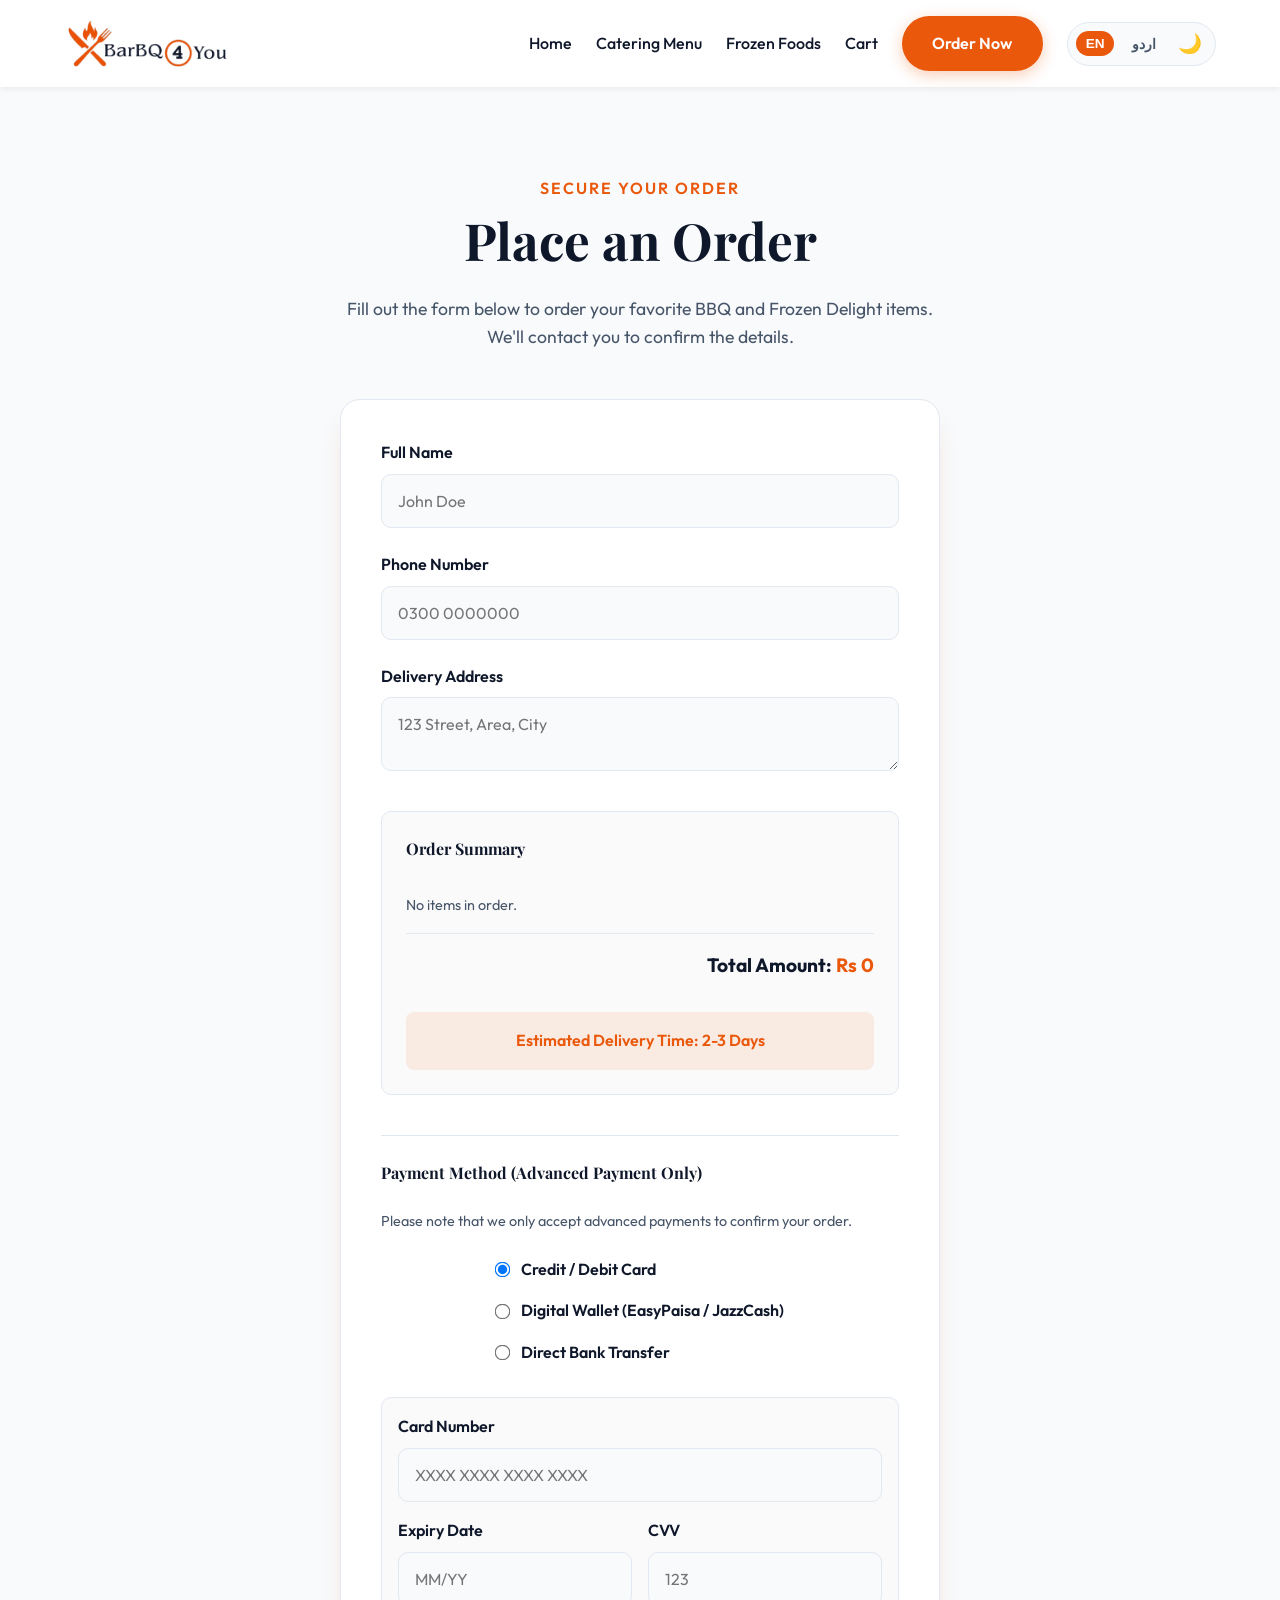
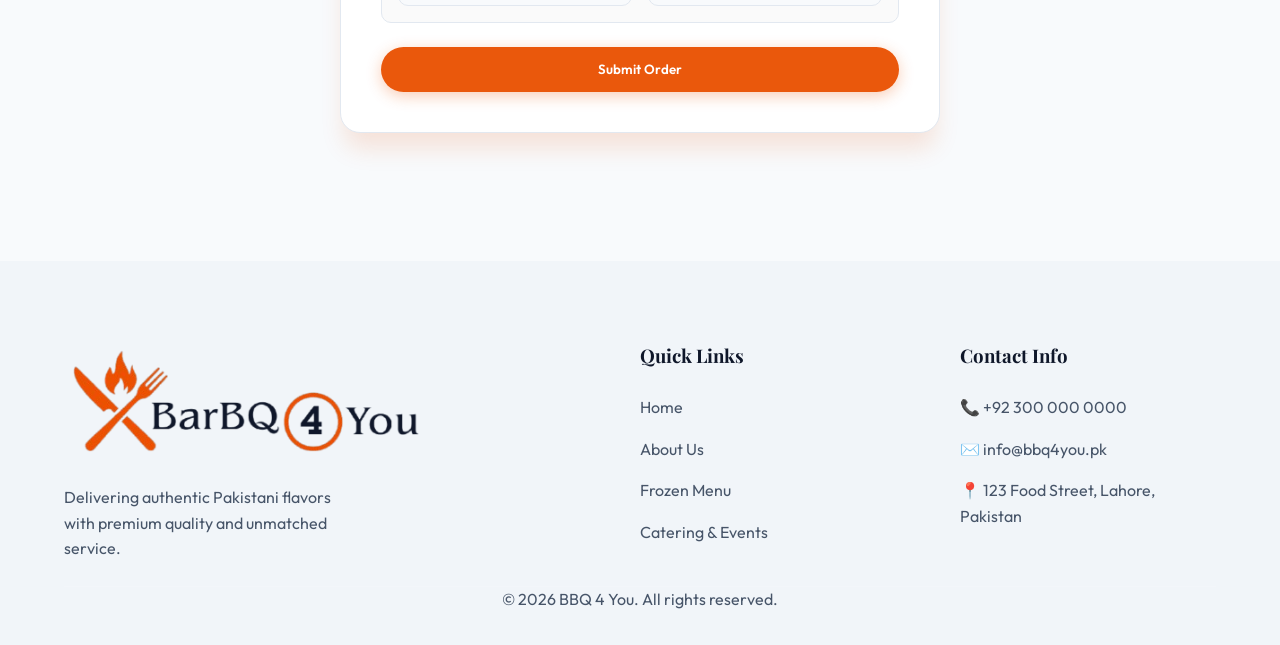
<file: order.html>
<!DOCTYPE html>
<html lang="en">

<head>
    <meta charset="UTF-8">
    <meta name="viewport" content="width=device-width, initial-scale=1.0">
    <meta name="description" content="BBQ 4 You - Order Form.">
    <title data-en="Order Now | BBQ 4 You" data-ur="آرڈر کریں | باربی کیو 4 یو">Order Now | BBQ 4 You</title>
    <!-- Custom CSS -->
    <link rel="stylesheet" href="css/style.css?v=1.2">
</head>

<body class="order-page">

    <!-- Navigation -->
    <nav class="navbar scrolled" id="navbar">
        <div class="container nav-container">
            <!-- New Styled Logo with Icon -->
            <a href="index.html" class="brand">
                <img src="img/logo-white.png" alt="BBQ 4 You" class="brand-img logo-white">
                <img src="img/logo-dark.png" alt="BBQ 4 You" class="brand-img logo-dark">
            </a>

            <button class="mobile-toggle" aria-label="Toggle Menu">
                <span class="bar"></span>
                <span class="bar"></span>
                <span class="bar"></span>
            </button>

            <div class="nav-controls">
                <ul class="nav-links">
                    <li><a href="index.html#home" data-en="Home" data-ur="ہوم">Home</a></li>
                    <li><a href="index.html#catering" data-en="Catering Menu" data-ur="کیٹرنگ مینو">Catering Menu</a>
                    </li>
                    <li><a href="index.html#frozen-menu" data-en="Frozen Foods" data-ur="فروزن فوڈز">Frozen Foods</a>
                    </li>
                    <li><a href="cart.html"><span data-en="Cart" data-ur="کارٹ">Cart</span> <span id="cart-count-badge"
                                class="badge-count">0</span></a></li>
                    <li><a href="order.html" class="btn btn-primary active" data-en="Order Now" data-ur="آرڈر کریں"
                            style="margin-top:0;">Order Now</a></li>
                </ul>

                <div class="utils">
                    <button class="lang-btn active" data-lang="en" style="color: var(--clr-text-muted);">EN</button>
                    <button class="lang-btn" data-lang="ur" style="color: var(--clr-text-muted);">اردو</button>
                    <button id="theme-toggle" aria-label="Toggle Dark Mode" style="color: var(--clr-nav-text);">
                        <span>🌙</span>
                    </button>
                </div>
            </div>
        </div>
    </nav>

    <!-- Order Form Section -->
    <section class="section-padding" style="margin-top: 80px;">
        <div class="container text-center">
            <span class="subtitle" data-en="Secure Your Order" data-ur="اپنا آرڈر محفوظ کریں">Secure Your Order</span>
            <h2 class="section-title" data-en="Place an Order" data-ur="آرڈر دیں">Place an Order</h2>
            <p class="section-subtitle"
                data-en="Fill out the form below to order your favorite BBQ and Frozen Delight items. We'll contact you to confirm the details."
                data-ur="باربی کیو اور فروزن آئٹمز کا آرڈر دینے کے لیے نیچے دیا گیا فارم پُر کریں۔ تفصیلات کی تصدیق کے لیے ہم آپ سے رابطہ کریں گے۔">
                Fill out the form below to order your favorite BBQ and Frozen Delight items. We'll contact you to
                confirm the details.
            </p>
        </div>

        <div class="container form-container">
            <form id="orderForm" class="order-form"
                onsubmit="event.preventDefault(); alert('Order placed successfully! We will contact you soon.'); window.location.href='index.html';">
                <div class="form-group">
                    <label for="name" data-en="Full Name" data-ur="پورا نام">Full Name</label>
                    <input type="text" id="name" name="name" required placeholder="John Doe">
                </div>
                <div class="form-group">
                    <label for="phone" data-en="Phone Number" data-ur="فون نمبر">Phone Number</label>
                    <input type="tel" id="phone" name="phone" required placeholder="0300 0000000">
                </div>
                <div class="form-group">
                    <label for="address" data-en="Delivery Address" data-ur="ڈیلیوری کا پتہ">Delivery Address</label>
                    <textarea id="address" name="address" required placeholder="123 Street, Area, City"
                        rows="2"></textarea>
                </div>
                <div class="form-group" id="dynamicItemsSection"
                    style="border: 1px solid var(--clr-border); padding: 1.5rem; border-radius: 10px; background: rgba(0,0,0,0.02); margin-top: 1rem;">
                    <h4 style="margin-bottom: 1rem; color: var(--clr-text-main);" data-en="Order Summary"
                        data-ur="آرڈر کی تفصیل">Order Summary</h4>

                    <div id="addedItemsList" style="text-align: left;">
                        <ul id="itemsUl"
                            style="list-style: none; padding: 0; margin-top: 0.5rem; display: flex; flex-direction: column; gap: 0.5rem;">
                        </ul>
                        <p id="noItemsMsg" style="color: var(--clr-text-muted); font-size: 0.9rem;"
                            data-en="No items in order." data-ur="اآرڈر میں کوئی آئٹم نہیں ہے۔">No items in order.</p>

                        <div id="orderTotalContainer"
                            style="display: block; margin-top: 1rem; padding-top: 1rem; border-top: 1px solid var(--clr-border); text-align: right;">
                            <strong style="color: var(--clr-text-main); font-size: 1.2rem;">
                                <span data-en="Total Amount: " data-ur="کل رقم: ">Total Amount: </span>
                                <span id="orderTotalAmount" style="color: var(--clr-primary);">Rs 0</span>
                            </strong>
                        </div>
                    </div>

                    <div
                        style="margin-top: 1.5rem; padding: 1rem; border-radius: 8px; background: rgba(234, 88, 12, 0.1); color: var(--clr-primary); text-align: center; font-weight: 600;">
                        <span data-en="Estimated Delivery Time: 2-3 Days" data-ur="متوقع ترسیل کا وقت: 2-3 دن">Estimated
                            Delivery Time: 2-3 Days</span>
                    </div>

                    <!-- Hidden field to submit formatted items as part of the form string -->
                    <input type="hidden" id="details" name="details">
                </div>
                <div class="form-group">
                    <div class="form-group"
                        style="margin-top: 1rem; border-top: 1px solid var(--clr-border); padding-top: 1.5rem;">
                        <h4 style="margin-bottom: 1rem; color: var(--clr-text-main);"
                            data-en="Payment Method (Advanced Payment Only)"
                            data-ur="ادائیگی کا طریقہ (صرف پیشگی ادائیگی)">Payment Method (Advanced Payment Only)</h4>
                        <p style="color: var(--clr-text-muted); font-size: 0.9rem; margin-bottom: 1rem;"
                            data-en="Please note that we only accept advanced payments to confirm your order."
                            data-ur="براہ کرم نوٹ کریں کہ ہم آپ کے آرڈر کی تصدیق کے لیے صرف پیشگی ادائیگی قبول کرتے ہیں۔">
                            Please note that we only accept advanced payments to confirm your order.
                        </p>

                        <div class="payment-methods">
                            <label style="display: flex; align-items: center; gap: 0.8rem; cursor: pointer;">
                                <input type="radio" name="paymentMethod" value="card" checked
                                    style="margin: 0; cursor: pointer; transform: scale(1.2);">
                                <span data-en="Credit / Debit Card" data-ur="کریڈٹ / ڈیبٹ کارڈ">Credit / Debit
                                    Card</span>
                            </label>
                            <label style="display: flex; align-items: center; gap: 0.8rem; cursor: pointer;">
                                <input type="radio" name="paymentMethod" value="wallet"
                                    style="margin: 0; cursor: pointer; transform: scale(1.2);">
                                <span data-en="Digital Wallet (EasyPaisa / JazzCash)"
                                    data-ur="ڈیجیٹل والیٹ (ایزی پیسہ / جاز کیش)">Digital Wallet (EasyPaisa /
                                    JazzCash)</span>
                            </label>
                            <label style="display: flex; align-items: center; gap: 0.8rem; cursor: pointer;">
                                <input type="radio" name="paymentMethod" value="bank"
                                    style="margin: 0; cursor: pointer; transform: scale(1.2);">
                                <span data-en="Direct Bank Transfer" data-ur="براہ راست بینک ٹرانسفر">Direct Bank
                                    Transfer</span>
                            </label>
                        </div>

                        <!-- Dynamic Payment Fields -->
                        <div id="paymentFields"
                            style="margin-top: 1.5rem; padding: 1rem; border-radius: 10px; background: rgba(0,0,0,0.02); border: 1px solid var(--clr-border);">

                            <!-- Card Fields -->
                            <div id="cardFields" style="display: flex; flex-direction: column; gap: 1rem;">
                                <div class="form-group" style="text-align: left;">
                                    <label data-en="Card Number" data-ur="کارڈ نمبر">Card Number</label>
                                    <input type="text" placeholder="XXXX XXXX XXXX XXXX">
                                </div>
                                <div class="payment-grid">
                                    <div class="form-group" style="text-align: left;">
                                        <label data-en="Expiry Date" data-ur="تاریخ تنسیخ">Expiry Date</label>
                                        <input type="text" placeholder="MM/YY">
                                    </div>
                                    <div class="form-group" style="text-align: left;">
                                        <label data-en="CVV" data-ur="سی وی وی">CVV</label>
                                        <input type="text" placeholder="123">
                                    </div>
                                </div>
                            </div>

                            <!-- Wallet Fields -->
                            <div id="walletFields" style="display: none; flex-direction: column; gap: 1rem;">
                                <div class="form-group" style="text-align: left;">
                                    <label data-en="Wallet Type" data-ur="والیٹ کی قسم">Wallet Type</label>
                                    <select>
                                        <option value="easypaisa" data-en="EasyPaisa" data-ur="ایزی پیسہ">EasyPaisa
                                        </option>
                                        <option value="jazzcash" data-en="JazzCash" data-ur="جاز کیش">JazzCash</option>
                                        <option value="nayapay" data-en="NayaPay" data-ur="نیا پے">NayaPay</option>
                                    </select>
                                </div>
                                <p style="color: var(--clr-text-main); font-size: 0.95rem; margin-top: 0.5rem;"
                                    data-en="You will be redirected to the secure payment portal after submitting your order to complete the transaction."
                                    data-ur="اپنا آرڈر جمع کرانے کے بعد آپ کو محفوظ ادائیگی کے پورٹل پر بھیج دیا جائے گا۔">
                                    You will be redirected to the secure payment portal after submitting your order to
                                    complete the transaction.
                                </p>
                            </div>

                            <!-- Bank Transfer Fields -->
                            <div id="bankFields" style="display: none; flex-direction: column; gap: 1rem;">
                                <p style="color: var(--clr-text-main); font-size: 0.95rem; margin-bottom: 0.5rem;"
                                    data-en="Upon confirming your order, you will receive our official bank details via WhatsApp or Email to proceed with the secure transfer."
                                    data-ur="اپنے آرڈر کی تصدیق کرنے کے بعد، آپ کو محفوظ منتقلی کے لیے ہمارے آفیشل بینک کی تفصیلات واٹس ایپ یا ای میل کے ذریعے موصول ہوں گی۔">
                                    Upon confirming your order, you will receive our official bank details via WhatsApp
                                    or Email to proceed with the secure transfer.
                                </p>
                            </div>
                        </div>
                    </div>
                    <button type="submit" class="btn btn-primary btn-block" data-en="Submit Order"
                        data-ur="آرڈر بھیجیں">Submit Order</button>
            </form>
        </div>
    </section>

    <!-- Footer -->
    <footer class="footer">
        <div class="container footer-grid">
            <div class="footer-brand">
                <div class="brand">
                    <img src="img/logo-white.png" alt="BBQ 4 You" class="brand-img logo-white">
                    <img src="img/logo-dark.png" alt="BBQ 4 You" class="brand-img logo-dark">
                </div>
                <p data-en="Delivering authentic Pakistani flavors with premium quality and unmatched service."
                    data-ur="پریمیم کوالٹی کے ساتھ مستند پاکستانی ذائقے۔">
                    Delivering authentic Pakistani flavors with
                    premium quality and unmatched service.</p>
            </div>

            <div class="footer-links">
                <h3 data-en="Quick Links" data-ur="اہم لنکس">Quick Links</h3>
                <ul>
                    <li><a href="index.html#home" data-en="Home" data-ur="ہوم">Home</a></li>
                    <li><a href="index.html#about" data-en="About Us" data-ur="ہمارے بارے میں">About Us</a></li>
                    <li><a href="index.html#frozen-menu" data-en="Frozen Menu" data-ur="فروزن مینو">Frozen Menu</a></li>
                    <li><a href="index.html#catering" data-en="Catering & Events" data-ur="کیٹرنگ اور ایونٹس">Catering &
                            Events</a></li>
                </ul>
            </div>

            <div class="footer-contact">
                <h3 data-en="Contact Info" data-ur="رابطہ کی معلومات">Contact Info</h3>
                <ul>
                    <li><a href="https://wa.me/923000000000" target="_blank">📞 +92 300 000 0000</a></li>
                    <li><a href="index.html#contact-form">✉️ info@bbq4you.pk</a></li>
                    <li><a href="https://www.google.com/maps/search/?api=1&query=123+Food+Street+Lahore+Pakistan"
                            target="_blank">📍 123 Food Street, Lahore, Pakistan</a></li>
                </ul>
            </div>
        </div>
        <div class="container text-center border-t pt-4 mt-6">
            <p>&copy; 2026 BBQ 4 You. All rights reserved.</p>
        </div>
    </footer>

    <!-- Custom JS -->
    <script src="js/script.js"></script>
</body>

</html>
</file>
<file: css/style.css>
/* ==========================================================================
   BBQ 4 YOU - PREMIUM THEMED CSS STYLES
   ========================================================================== */

@import url('https://fonts.googleapis.com/css2?family=Noto+Nastaliq+Urdu:wght@400;700&family=Outfit:wght@300;400;600;800&family=Playfair+Display:wght@700&display=swap');

/* --- Variables & Theme Settings --- */
:root {
    /* Core Brand Colors (Orange & Slate) */
    --clr-primary: #ea580c;
    /* Vibrant appealing orange */
    --clr-primary-hover: #c2410c;
    --clr-accent: #fbbf24;
    /* Warm Gold */
    --clr-WhatsApp: #25D366;
    --clr-WhatsApp-hover: #128C7E;

    /* Light Theme Default */
    --clr-bg-main: #f8fafc;
    --clr-bg-section: #ffffff;
    --clr-bg-card: #ffffff;
    --clr-text-main: #0f172a;
    --clr-text-muted: #475569;
    --clr-border: #e2e8f0;

    --clr-nav-bg: rgba(255, 255, 255, 0.95);
    --clr-nav-text: #0f172a;
    --clr-footer-bg: #f1f5f9;
    /* Light footer for light mode */
    --clr-footer-text: #475569;
    --clr-footer-heading: #0f172a;

    /* Shadows */
    --shadow-sm: 0 4px 6px -1px rgba(0, 0, 0, 0.05);
    --shadow-md: 0 10px 15px -3px rgba(0, 0, 0, 0.08);
    --shadow-lg: 0 20px 25px -5px rgba(234, 88, 12, 0.15);
    /* Orange tinted */
    --shadow-card: 0 4px 20px rgba(0, 0, 0, 0.05);

    /* Typography */
    --font-primary: 'Outfit', sans-serif;
    --font-heading: 'Playfair Display', serif;
    --font-urdu: 'Noto Nastaliq Urdu', serif;

    --transition: all 0.3s cubic-bezier(0.4, 0, 0.2, 1);
    --container-width: 1200px;
}

[data-theme="dark"] {
    /* Dark Theme Override */
    --clr-bg-main: #020617;
    --clr-bg-section: #0f172a;
    --clr-bg-card: #1e293b;
    --clr-text-main: #f8fafc;
    --clr-text-muted: #94a3b8;
    --clr-border: #334155;

    --clr-nav-bg: rgba(15, 23, 42, 0.95);
    /* Dark matching section bg */
    --clr-nav-text: #f8fafc;
    --clr-footer-bg: #020617;
    /* Very dark footer for dark mode */
    --clr-footer-text: #94a3b8;
    --clr-footer-heading: #f8fafc;
    --shadow-lg: 0 20px 25px -5px rgba(234, 88, 12, 0.25);
}

[data-theme="dark"] .hero-parallax-bg {
    background-image: url('../img/frozen-seekh.jpg') !important;
}

/* --- Reset & Global --- */
* {
    margin: 0;
    padding: 0;
    box-sizing: border-box;
}

html {
    scroll-behavior: smooth;
}

body {
    font-family: var(--font-primary);
    color: var(--clr-text-main);
    background-color: var(--clr-bg-main);
    line-height: 1.6;
    overflow-x: hidden;
    transition: background-color 0.3s ease, color 0.3s ease;
}

body.urdu-font {
    font-family: var(--font-urdu);
    font-size: 1.15rem;
    /* Urdu needs slightly larger base font */
    line-height: 2.2;
    /* Taller line height for Nastaliq */
}

/* Adjust headings for Urdu */
body.urdu-font h1,
body.urdu-font h2,
body.urdu-font h3,
body.urdu-font .section-title {
    font-family: var(--font-urdu);
    font-weight: 700;
}

img {
    max-width: 100%;
    height: auto;
    display: block;
}

a {
    text-decoration: none;
    color: inherit;
    transition: var(--transition);
}

ul {
    list-style: none;
}

h1,
h2,
h3,
h4,
.section-title {
    font-family: var(--font-heading);
    color: var(--clr-text-main);
}

.highlight {
    color: var(--clr-primary);
}

.text-center {
    text-align: center;
}

.text-white {
    color: #f8fafc !important;
}

.bg-section {
    background-color: var(--clr-bg-section);
}

.section-padding {
    padding: 6rem 0;
}

@media (max-width: 768px) {
    .section-padding {
        padding: 4rem 0;
    }
}

.mt-4 {
    margin-top: 1.5rem;
}

.container {
    width: 90%;
    max-width: var(--container-width);
    margin: 0 auto;
    overflow: visible;
}

@media (max-width: 1024px) {
    .container {
        width: 92%;
    }
}

@media (max-width: 768px) {
    .container {
        width: 94%;
    }
}

/* RTL Support Details */
[dir="rtl"] .about-text {
    text-align: right;
}

[dir="rtl"] .catering-info {
    text-align: right;
}

[dir="rtl"] .nav-links {
    flex-direction: row-reverse;
}

[dir="rtl"] .service-list li {
    flex-direction: row-reverse;
}

[dir="rtl"] .lang-btn,
[dir="rtl"] #theme-toggle {
    margin-left: 0.5rem;
    margin-right: 0;
}

[dir="rtl"] .btn svg {
    margin-left: 0.5rem;
    margin-right: 0;
}

/* --- Buttons --- */
.btn {
    display: inline-flex;
    align-items: center;
    justify-content: center;
    padding: 0.8rem 1.8rem;
    font-family: inherit;
    /* inherit so Urdu applies */
    font-weight: 600;
    border-radius: 50px;
    cursor: pointer;
    transition: var(--transition);
    border: 2px solid transparent;
    gap: 0.5rem;
}

.btn-primary {
    background-color: var(--clr-primary);
    color: #ffffff !important;
    box-shadow: 0 4px 15px rgba(234, 88, 12, 0.3);
}

.btn-primary:hover {
    background-color: var(--clr-primary-hover);
    transform: translateY(-3px);
    box-shadow: var(--shadow-lg);
}

.btn-outline {
    background: transparent;
    border-color: #ffffff;
    color: #ffffff;
}

.btn-outline:hover {
    background: #ffffff;
    color: var(--clr-primary);
}

.btn-WhatsApp {
    background-color: var(--clr-WhatsApp);
    color: white !important;
}

.btn-WhatsApp:hover {
    background-color: var(--clr-WhatsApp-hover);
    transform: translateY(-2px);
    box-shadow: 0 5px 15px rgba(37, 211, 102, 0.3);
}

/* --- Navigation --- */
.navbar {
    position: fixed;
    top: 0;
    left: 0;
    width: 100%;
    padding: 1.5rem 0;
    z-index: 1000;
    transition: var(--transition);
}

.navbar.scrolled,
.order-page .navbar {
    background: var(--clr-nav-bg);
    backdrop-filter: blur(10px);
    padding: 1rem 0;
    box-shadow: var(--shadow-sm);
}

.nav-container {
    display: flex;
    justify-content: space-between;
    align-items: center;
}

/* Brand Area */
.brand {
    display: flex;
    align-items: center;
    gap: 0.6rem;
}

.brand-img {
    height: 90px;
    width: auto;
    transition: var(--transition);
}

@media (max-width: 768px) {
    .brand-img {
        height: 60px;
    }
}

.navbar.scrolled .brand-img,
.order-page .brand-img {
    height: 55px;
}

.footer .brand-img {
    height: 120px;
}

.logo-dark {
    display: none;
}

/* Light Theme & Transparent Navbar -> White Logo */
/* Light Theme & Scrolled Navbar -> Dark Logo */
.navbar:not(.scrolled) .logo-white {
    display: block;
}

.navbar:not(.scrolled) .logo-dark {
    display: none;
}

.navbar.scrolled .logo-white {
    display: none;
}

.navbar.scrolled .logo-dark {
    display: block;
}

/* Order Page Branding Fix */
.order-page .navbar:not(.scrolled) .logo-white {
    display: none;
}

.order-page .navbar:not(.scrolled) .logo-dark {
    display: block;
}

/* Dark Theme -> Always White Logo (since backgrounds are dark) */
[data-theme="dark"] .logo-white {
    display: block !important;
}

[data-theme="dark"] .logo-dark {
    display: none !important;
}

/* Footer Logos */
.footer .logo-white {
    display: block;
}

.footer .logo-dark {
    display: none;
}

[data-theme="light"] .footer .logo-white {
    display: none;
}

[data-theme="light"] .footer .logo-dark {
    display: block;
}

.brand:hover .brand-img {
    transform: scale(1.05);
}

/* Controls */
.nav-controls {
    display: flex;
    align-items: center;
    gap: 1.5rem;
}

.nav-links {
    display: flex;
    align-items: center;
    gap: 1.5rem;
}

.nav-links a:not(.btn-primary) {
    color: #ffffff;
    text-shadow: 0 2px 4px rgba(0, 0, 0, 0.6);
    font-weight: 500;
    font-size: 1rem;
    position: relative;
}

.navbar.scrolled .nav-links a:not(.btn-primary) {
    color: var(--clr-nav-text) !important;
    text-shadow: none !important;
}

.nav-links a:not(.btn-primary)::after {
    content: '';
    position: absolute;
    bottom: -5px;
    left: 0;
    width: 0;
    height: 2px;
    background-color: var(--clr-primary);
    transition: width 0.3s ease;
}

.nav-links a:not(.btn-primary):hover::after {
    width: 100%;
}

/* Theme & Lang Toggles */
.utils {
    display: flex;
    align-items: center;
    gap: 0.5rem;
    background: rgba(0, 0, 0, 0.2);
    padding: 0.3rem 0.5rem;
    border-radius: 50px;
    border: 1px solid rgba(255, 255, 255, 0.1);
}

.navbar.scrolled .utils {
    background: var(--clr-bg-main);
    border-color: var(--clr-border);
}

.lang-btn {
    background: transparent;
    border: none;
    color: #ffffff;
    cursor: pointer;
    font-size: 0.85rem;
    font-weight: 600;
    padding: 0.3rem 0.6rem;
    border-radius: 50px;
    transition: var(--transition);
}

.navbar.scrolled .lang-btn {
    color: var(--clr-text-muted);
}

.lang-btn.active {
    background: var(--clr-primary);
    color: white !important;
}

#theme-toggle {
    background: transparent;
    border: none;
    cursor: pointer;
    font-size: 1.2rem;
    padding: 0.3rem;
    color: #ffffff;
}

.navbar.scrolled #theme-toggle {
    color: var(--clr-nav-text);
}

/* Mobile Menu Toggle */
.mobile-toggle {
    display: none;
    background: transparent;
    border: none;
    cursor: pointer;
    z-index: 1001;
}

.mobile-toggle .bar {
    display: block;
    width: 25px;
    height: 3px;
    margin: 5px auto;
    background-color: var(--clr-primary);
    transition: var(--transition);
}

/* --- Hero Section --- */
.hero {
    min-height: 100vh;
    min-height: 100svh;
    position: relative;
    display: flex;
    align-items: center;
    overflow: hidden;
    padding: 100px 0 60px;
}

.hero-parallax-bg {
    position: absolute;
    top: 0;
    left: 0;
    width: 100%;
    height: 120%;
    background-image: url('../img/about-food.jpg');
    background-position: center center;
    background-size: cover;
    background-repeat: no-repeat;
    background-color: #1a1a1a;
    z-index: -2;
    transform: translateY(0);
    transition: background-image 0.5s ease;
}

.hero-overlay {
    position: absolute;
    top: 0;
    left: 0;
    width: 100%;
    height: 100%;
    background: linear-gradient(to right, rgba(2, 6, 23, 0.75) 0%, rgba(2, 6, 23, 0.2) 100%);
    z-index: -1;
}

[data-theme="dark"] .hero-overlay {
    background: linear-gradient(to right, rgba(2, 6, 23, 0.95) 0%, rgba(2, 6, 23, 0.7) 100%);
}

.hero-content {
    color: #f8fafc;
    max-width: 700px;
    padding-top: 80px;
}

.hero-title {
    font-size: clamp(2.5rem, 5vw, 4.5rem);
    line-height: 1.2;
    margin-bottom: 1.5rem;
    color: #ffffff;
}

.hero-desc {
    font-size: 1.2rem;
    color: #cbd5e1;
    margin-bottom: 2.5rem;
    font-weight: 300;
}

.hero-btns {
    display: flex;
    gap: 1rem;
    flex-wrap: wrap;
}

/* --- Section Headers --- */
.subtitle {
    display: block;
    color: var(--clr-primary);
    font-weight: 600;
    text-transform: uppercase;
    letter-spacing: 2px;
    margin-bottom: 0.5rem;
    font-family: var(--font-primary);
    /* Not styled in Urdu */
}

.section-title {
    font-size: clamp(2rem, 4vw, 3.5rem);
    line-height: 1.2;
    margin-bottom: 1.5rem;
}

.section-subtitle {
    color: var(--clr-text-muted);
    font-size: 1.1rem;
    max-width: 600px;
    margin: 0 auto 3rem;
}

.badge {
    display: inline-block;
    background: rgba(234, 88, 12, 0.1);
    color: var(--clr-primary);
    padding: 0.5rem 1rem;
    border-radius: 50px;
    font-weight: 600;
    font-size: 0.85rem;
    margin-bottom: 1.5rem;
}

/* --- About Section --- */
.about-grid {
    display: grid;
    grid-template-columns: 1fr 1fr;
    gap: 4rem;
    align-items: center;
}

.about-text p {
    color: var(--clr-text-muted);
    margin-bottom: 1.5rem;
    font-size: 1.1rem;
}

.features-wrapper {
    display: grid;
    grid-template-columns: repeat(3, 1fr);
    gap: 1.5rem;
    margin-top: 2rem;
}

.feature {
    display: flex;
    flex-direction: column;
    align-items: center;
    gap: 0.8rem;
    text-align: center;
    background: var(--clr-bg-card);
    padding: 1.5rem;
    border-radius: 15px;
    border: 1px solid var(--clr-border);
    box-shadow: var(--shadow-sm);
}

.feat-icon {
    width: 50px;
    height: 50px;
    fill: var(--clr-primary);
    transition: var(--transition);
}

.feature:hover .feat-icon {
    transform: scale(1.1);
}

.feat-text {
    font-weight: 600;
    font-size: 0.95rem;
    color: var(--clr-text-main);
}


.about-image-wrapper {
    position: relative;
}

.main-img {
    border-radius: 20px;
    box-shadow: var(--shadow-lg);
    width: 100%;
    height: auto;
    aspect-ratio: 4 / 3;
    object-fit: cover;
    border: 4px solid var(--clr-bg-card);
}

@media (max-width: 768px) {
    .main-img {
        height: 300px;
    }
}

/* --- Menus & Grids --- */
.menu-grid {
    display: grid;
    grid-template-columns: repeat(auto-fill, minmax(min(100%, 280px), 1fr));
    gap: 2rem;
}

.menu-card {
    background: var(--clr-bg-card);
    border-radius: 20px;
    overflow: hidden;
    box-shadow: var(--shadow-card);
    transition: var(--transition);
    border: 1px solid var(--clr-border);
    display: flex;
    flex-direction: column;
}

.menu-card:hover {
    transform: translateY(-8px);
    box-shadow: var(--shadow-lg);
    border-color: var(--clr-primary);
}

.card-img-wrapper {
    position: relative;
    height: 220px;
    overflow: hidden;
}

.card-img {
    width: 100%;
    height: 100%;
    object-fit: cover;
    transition: transform 0.6s ease;
}

.menu-card:hover .card-img {
    transform: scale(1.05);
}

.card-content {
    padding: 1.5rem;
    text-align: center;
    flex: 1;
    display: flex;
    flex-direction: column;
}

.card-content h3 {
    margin-bottom: 0.5rem;
}

.card-content p {
    color: var(--clr-text-muted);
    font-size: 0.95rem;
    margin-bottom: 1.5rem;
    flex: 1;
}

/* --- Catering & Events --- */
.catering-layout {
    display: grid;
    grid-template-columns: 1.2fr 1fr;
    gap: 4rem;
    align-items: center;
}

.catering-info p {
    color: var(--clr-text-muted);
    margin-bottom: 2rem;
    font-size: 1.1rem;
}

.service-list {
    display: flex;
    flex-direction: column;
    gap: 1.5rem;
}

.service-list li {
    display: flex;
    flex-direction: column;
    gap: 0;
    background: var(--clr-bg-card);
    padding: 0;
    border-radius: 12px;
    border: 1px solid var(--clr-border);
    overflow: hidden;
}

.accordion-header {
    display: flex;
    align-items: center;
    gap: 1rem;
    padding: 1.2rem;
    width: 100%;
    background: transparent;
    border: none;
    cursor: pointer;
    text-align: left;
    transition: var(--transition);
}

.accordion-header:hover {
    background: rgba(0, 0, 0, 0.02);
}

[data-theme="dark"] .accordion-header:hover {
    background: rgba(255, 255, 255, 0.05);
}

.accordion-icon {
    margin-left: auto;
    font-size: 1.8rem;
    transition: transform 0.3s ease;
    color: var(--clr-primary);
    line-height: 1;
}

[dir="rtl"] .accordion-icon {
    margin-left: 0;
    margin-right: auto;
}

.service-list li.active .accordion-icon {
    transform: rotate(45deg);
}

.accordion-content {
    max-height: 0;
    overflow: hidden;
    transition: max-height 0.4s ease, padding 0.4s ease;
    padding: 0 1.2rem;
}

.service-list li.active .accordion-content {
    max-height: 800px;
    padding: 0 1.2rem 1.2rem 5rem;
}

[dir="rtl"] .service-list li.active .accordion-content {
    padding: 0 5rem 1.2rem 1.2rem;
}

@media (max-width: 768px) {
    .service-list li.active .accordion-content {
        padding: 0 1.2rem 1.2rem 1.2rem;
    }

    [dir="rtl"] .service-list li.active .accordion-content {
        padding: 0 1.2rem 1.2rem 1.2rem;
    }
}

.dummy-list {
    margin-top: 1rem;
    list-style-type: disc;
    padding-left: 1.5rem;
    color: var(--clr-text-muted);
}

[dir="rtl"] .dummy-list {
    padding-left: 0;
    padding-right: 1.5rem;
}

.dummy-list li {
    background: transparent !important;
    border: none !important;
    padding: 0.2rem 0 !important;
    display: list-item !important;
    border-radius: 0 !important;
}

.service-icon {
    width: 40px;
    height: 40px;
    fill: var(--clr-primary);
    flex-shrink: 0;
}

.service-list strong {
    display: block;
    color: var(--clr-text-main);
    font-size: 1.2rem;
    font-family: inherit;
}

.service-list span:not(.accordion-icon) {
    color: var(--clr-text-muted);
    font-size: 0.95rem;
    display: block;
    margin-bottom: 0.5rem;
}

.gallery-grid {
    display: grid;
    grid-template-columns: repeat(2, 1fr);
    grid-template-rows: auto;
    gap: 1rem;
}

.gallery-grid img {
    width: 100%;
    height: 250px;
    object-fit: cover;
    border-radius: 15px;
    box-shadow: var(--shadow-md);
    transition: var(--transition);
}

.gallery-grid img:hover {
    transform: scale(1.02);
}

.g-img-1 {
    grid-column: 1 / 3;
    height: 350px !important;
}

@media (max-width: 480px) {
    .gallery-grid {
        grid-template-columns: 1fr;
    }

    .g-img-1 {
        grid-column: 1 / 2;
        height: 250px !important;
    }
}

/* --- CTA Section --- */
.cta-contact {
    position: relative;
    background: url('../img/cta-bg.jpg') no-repeat center center/cover;
    background-color: var(--clr-primary);
    color: white;
}

.cta-overlay {
    position: absolute;
    top: 0;
    left: 0;
    width: 100%;
    height: 100%;
    background: rgba(15, 23, 42, 0.85);
    /* Slate dark overlay */
}

.cta-title {
    color: white !important;
}

.cta-desc {
    color: #cbd5e1;
    font-size: 1.2rem;
    margin-bottom: 2.5rem;
}

.contact-actions {
    display: flex;
    justify-content: center;
    gap: 1.5rem;
    flex-wrap: wrap;
}

/* --- Footer --- */
.footer {
    background-color: var(--clr-footer-bg);
    color: var(--clr-footer-text);
    padding: 5rem 0 2rem;
    transition: var(--transition);
}


.footer-grid {
    display: grid;
    grid-template-columns: 2fr 1fr 1fr;
    gap: 4rem;
}

.footer-brand p {
    color: var(--clr-footer-text);
    margin: 1.5rem 0;
    max-width: 300px;
}

.social-links {
    display: flex;
    gap: 1rem;
}

.social-links a {
    width: 40px;
    height: 40px;
    border-radius: 50%;
    background: rgba(15, 23, 42, 0.05);
    /* Works for light mode */
    display: flex;
    align-items: center;
    justify-content: center;
    transition: var(--transition);
}

[data-theme="dark"] .social-links a {
    background: rgba(255, 255, 255, 0.1);
}

.social-links a[aria-label="Facebook"] {
    color: #1877F2;
}

.social-links a[aria-label="Instagram"] {
    color: #E4405F;
}

.social-links a[aria-label="WhatsApp"] {
    color: #25D366;
}

.social-links a:hover {
    transform: translateY(-3px);
    background: rgba(15, 23, 42, 0.1);
}

[data-theme="dark"] .social-links a:hover {
    background: rgba(255, 255, 255, 0.2);
}

.footer-links h3,
.footer-contact h3 {
    margin-bottom: 1.5rem;
    color: var(--clr-footer-heading);
}

.footer-links ul,
.footer-contact ul {
    display: flex;
    flex-direction: column;
    gap: 1rem;
}

.footer-links a,
.footer-contact li,
.footer-contact p {
    color: var(--clr-footer-text);
}

.footer-links a:hover {
    color: var(--clr-primary);
    padding-left: 5px;
}

.footer-links a,
.footer-contact li {
    color: var(--clr-footer-text);
}

.footer-links a:hover {
    color: var(--clr-primary);
    padding-left: 5px;
}

[dir="rtl"] .footer-links a:hover {
    padding-left: 0;
    padding-right: 5px;
}

.border-t {
    border-top: 1px solid rgba(255, 255, 255, 0.1);
}

/* --- Animations & Utilities --- */
.scroll-reveal {
    opacity: 0;
    transition: all 0.8s cubic-bezier(0.16, 1, 0.3, 1);
    will-change: transform, opacity;
}

.scroll-reveal.active {
    opacity: 1;
    transform: translate(0, 0) !important;
}

.scroll-reveal.up {
    transform: translateY(30px);
}

.scroll-reveal.left {
    transform: translateX(-30px);
}

.scroll-reveal.right {
    transform: translateX(30px);
}

@media (max-width: 768px) {

    .scroll-reveal.left,
    .scroll-reveal.right {
        transform: translateY(20px);
    }
}

.delay-1 {
    transition-delay: 0.1s;
}

.delay-2 {
    transition-delay: 0.2s;
}

.delay-3 {
    transition-delay: 0.3s;
}

.reveal-text {
    opacity: 0;
    transform: translateY(30px);
    animation: fadeInUp 1s forwards 0.2s;
}

.reveal-fade {
    opacity: 0;
    animation: fadeIn 1s forwards 0.5s;
}

.reveal-up {
    opacity: 0;
    transform: translateY(20px);
    animation: fadeInUp 1s forwards 0.8s;
}

@keyframes fadeInUp {
    to {
        opacity: 1;
        transform: translateY(0);
    }
}

@keyframes fadeIn {
    to {
        opacity: 1;
    }
}

/* --- Responsive --- */
@media (max-width: 1210px) {
    .container {
        width: 92%;
    }
}

/* TABLET VERSION (769px - 1024px) */
@media (min-width: 769px) and (max-width: 1024px) {

    .about-grid,
    .catering-layout {
        grid-template-columns: 1fr;
        gap: 3rem;
        text-align: center;
    }

    .about-text,
    .catering-info {
        max-width: 800px;
        margin: 0 auto;
    }

    .footer-grid {
        grid-template-columns: repeat(2, 1fr);
        gap: 3rem;
    }

    .hero-content {
        margin: 0 auto;
        text-align: center;
    }

    .hero-btns {
        justify-content: center;
    }
}

/* MOBILE VERSION (max-width: 768px) */
@media (max-width: 768px) {

    /* Navbar Mobile Behavior - Premium Redesign */
    .nav-controls {
        position: fixed;
        top: 0;
        right: -100%;
        width: 100%;
        height: 100vh;
        height: 100dvh;
        background: rgba(248, 250, 252, 0.96);
        /* Glassmorphism background based on clr-bg-main */
        -webkit-backdrop-filter: blur(25px);
        backdrop-filter: blur(25px);
        border-left: 1px solid rgba(0, 0, 0, 0.05);
        box-shadow: -15px 0 40px rgba(0, 0, 0, 0.08);
        /* Premium shadow */
        flex-direction: column;
        justify-content: flex-start;
        transition: right 0.4s cubic-bezier(0.4, 0, 0.2, 1);
        padding: 6rem 2rem 3rem 2rem;
        z-index: 999;
        display: flex;
        overflow-y: auto;
    }

    [data-theme="dark"] .nav-controls {
        background: rgba(15, 23, 42, 0.96);
        /* Glassmorphism based on clr-bg-section */
        border-left: 1px solid rgba(255, 255, 255, 0.05);
    }

    .nav-controls.active {
        right: 0;
    }

    [dir="rtl"] .nav-controls {
        right: auto;
        left: -100%;
        transition: left 0.4s cubic-bezier(0.4, 0, 0.2, 1);
    }

    [dir="rtl"] .nav-controls.active {
        left: 0;
    }

    .nav-links {
        flex-direction: column;
        width: 100%;
        align-items: center;
        gap: 0.5rem;
        margin: 0;
    }

    .nav-links li {
        width: 100%;
        max-width: 280px;
        /* Constrain max width for elegant pill shape */
        text-align: center;
        opacity: 0;
        transform: translateY(20px);
        transition: all 0.4s ease forwards;
    }

    .nav-controls.active .nav-links li {
        animation: slideUpFade 0.4s ease forwards;
    }

    /* Staggered entry animation */
    .nav-controls.active .nav-links li:nth-child(1) {
        animation-delay: 0.1s;
    }

    .nav-controls.active .nav-links li:nth-child(2) {
        animation-delay: 0.15s;
    }

    .nav-controls.active .nav-links li:nth-child(3) {
        animation-delay: 0.2s;
    }

    .nav-controls.active .nav-links li:nth-child(4) {
        animation-delay: 0.25s;
    }

    .nav-controls.active .nav-links li:nth-child(5) {
        animation-delay: 0.3s;
    }

    .nav-controls.active .nav-links li:nth-child(6) {
        animation-delay: 0.35s;
    }

    .nav-controls.active .nav-links li:nth-child(7) {
        animation-delay: 0.4s;
    }

    @keyframes slideUpFade {
        to {
            opacity: 1;
            transform: translateY(0);
        }
    }

    .nav-links a:not(.btn-primary) {
        color: var(--clr-text-main) !important;
        font-family: var(--font-primary);
        font-size: 1.25rem;
        font-weight: 500;
        letter-spacing: 0.3px;
        transition: all 0.3s ease;
        text-shadow: none !important;
        display: block;
        /* Take full width of parent li */
        padding: 0.8rem 1.5rem;
        border-radius: 12px;
    }

    /* Premium Pastel Backgrounds for Menu Items */
    .nav-links li:nth-child(1) a:not(.btn-primary) {
        background: rgba(56, 189, 248, 0.08);
        /* Home - Light Blue */
    }

    .nav-links li:nth-child(2) a:not(.btn-primary) {
        background: rgba(52, 211, 153, 0.08);
        /* About - Emerald Green */
    }

    .nav-links li:nth-child(3) a:not(.btn-primary) {
        background: rgba(250, 204, 21, 0.12);
        /* Catering - Yellow */
    }

    .nav-links li:nth-child(4) a:not(.btn-primary) {
        background: rgba(167, 139, 250, 0.08);
        /* Frozen - Purple */
    }

    .nav-links li:nth-child(5) a:not(.btn-primary) {
        background: rgba(244, 114, 182, 0.08);
        /* Events - Pink */
    }

    .nav-links li:nth-child(6) a:not(.btn-primary) {
        background: rgba(163, 230, 53, 0.08);
        /* Cart - Lime */
    }

    .nav-links a:not(.btn-primary):hover,
    .nav-links a:not(.btn-primary):active {
        color: var(--clr-primary) !important;
        transform: translateY(-2px);
        box-shadow: 0 4px 15px rgba(0, 0, 0, 0.05);
    }

    .nav-links li:nth-child(1) a:not(.btn-primary):hover {
        background: rgba(56, 189, 248, 0.15);
    }

    .nav-links li:nth-child(2) a:not(.btn-primary):hover {
        background: rgba(52, 211, 153, 0.15);
    }

    .nav-links li:nth-child(3) a:not(.btn-primary):hover {
        background: rgba(250, 204, 21, 0.18);
    }

    .nav-links li:nth-child(4) a:not(.btn-primary):hover {
        background: rgba(167, 139, 250, 0.15);
    }

    .nav-links li:nth-child(5) a:not(.btn-primary):hover {
        background: rgba(244, 114, 182, 0.15);
    }

    .nav-links li:nth-child(6) a:not(.btn-primary):hover {
        background: rgba(163, 230, 53, 0.15);
    }

    .nav-links a:not(.btn-primary)::after {
        display: none;
    }

    .nav-links a.btn-primary {
        font-size: 1.1rem;
        padding: 1rem 2rem;
        border-radius: 50px;
        font-weight: 600;
        box-shadow: 0 10px 25px rgba(234, 88, 12, 0.3);
        margin-top: 1rem;
        display: inline-block;
        width: 100%;
        max-width: 250px;
        /* Make button slightly wider and elegant */
    }

    .utils {
        margin-top: auto;
        padding-top: 2rem;
        justify-content: center;
        gap: 1.5rem;
        background: transparent;
        border: none;
        opacity: 0;
    }

    .nav-controls.active .utils {
        animation: slideUpFade 0.4s ease forwards;
        animation-delay: 0.5s;
    }

    .utils button {
        background: var(--clr-bg-card);
        color: var(--clr-text-main) !important;
        box-shadow: var(--shadow-sm);
        padding: 0.5rem 1rem;
        border-radius: 50px;
        font-size: 1rem;
        font-weight: 600;
        border: 1px solid var(--clr-border);
    }

    .utils button.active {
        background: var(--clr-primary) !important;
        color: white !important;
        border-color: var(--clr-primary);
    }

    .mobile-toggle {
        display: block;
    }

    /* Section Layouts */
    .section-padding {
        padding: 4rem 0;
    }

    .about-grid,
    .catering-layout,
    .footer-grid,
    .contact-form-grid {
        grid-template-columns: 1fr;
        text-align: center;
        gap: 2rem;
    }

    .about-text,
    .catering-info,
    .hero-content {
        text-align: center;
        margin: 0 auto;
        width: 100%;
    }

    .footer-brand p {
        margin: 1.5rem auto;
    }

    /* Buttons Alignment */
    .hero-btns,
    .social-links {
        justify-content: center;
        flex-direction: column;
        gap: 1rem;
    }

    .hero-btns .btn,
    .btn-block {
        width: 100%;
        margin: 0;
    }

    .hero-title {
        font-size: clamp(2rem, 9vw, 2.8rem);
    }

    .section-title {
        font-size: 2rem;
    }

    .features-wrapper {
        grid-template-columns: 1fr;
        gap: 1rem;
    }

    .main-img {
        height: 300px;
        margin: 0 auto;
    }

    /* Fix cutting/alignment for specific elements */
    .service-list li.active .accordion-content {
        padding: 1.5rem !important;
    }

    .gallery-grid {
        grid-template-columns: 1fr;
    }

    .g-img-1 {
        grid-column: 1 / 2;
        height: 250px !important;
    }

    .form-container,
    .contact-form-wrapper {
        padding: 1.5rem;
        border-radius: 15px;
    }
}

/* Very Small Screen Fixes */
@media (max-width: 380px) {
    .hero-title {
        font-size: 1.8rem;
    }

    .nav-container {
        padding: 0 1rem;
    }
}

/* --- Order Form Styles --- */
.form-container {
    max-width: 600px;
    margin: 2rem auto;
    background: var(--clr-bg-card);
    padding: 2.5rem;
    border-radius: 20px;
    box-shadow: var(--shadow-lg);
    border: 1px solid var(--clr-border);
}

.order-form {
    display: flex;
    flex-direction: column;
    gap: 1.5rem;
}

.payment-methods {
    display: flex;
    flex-direction: column;
    gap: 1rem;
    align-items: flex-start;
    text-align: left;
    margin: 0 auto;
    max-width: fit-content;
}

.payment-grid {
    display: grid;
    grid-template-columns: 1fr 1fr;
    gap: 1rem;
}

@media (max-width: 480px) {
    .payment-grid {
        grid-template-columns: 1fr;
    }

    .payment-methods {
        max-width: 100%;
        align-items: stretch;
    }
}

.form-group {
    display: flex;
    flex-direction: column;
    gap: 0.5rem;
    text-align: left;
}

[dir="rtl"] .form-group {
    text-align: right;
}

.form-group label {
    font-weight: 600;
    color: var(--clr-text-main);
}

.form-group input[type="text"],
.form-group input[type="tel"],
.form-group input[type="number"],
.form-group input[type="email"],
.form-group select,
.form-group textarea {
    width: 100%;
    padding: 1rem;
    border: 1px solid var(--clr-border);
    border-radius: 10px;
    background: var(--clr-bg-main);
    color: var(--clr-text-main);
    font-family: inherit;
    font-size: 1rem;
    transition: var(--transition);
}

.form-group input:not([type="radio"]):focus,
.form-group select:focus,
.form-group textarea:focus {
    outline: none;
    border-color: var(--clr-primary);
    box-shadow: 0 0 0 3px rgba(234, 88, 12, 0.1);
}

/* --- Contact Form Section --- */
.contact-form-section {
    padding-bottom: 6rem;
}

.contact-form-wrapper {
    max-width: 800px;
    margin: 0 auto;
    background: var(--clr-bg-card);
    padding: 3rem;
    border-radius: 20px;
    box-shadow: var(--shadow-lg);
    border: 1px solid var(--clr-border);
}

.contact-form-grid {
    display: grid;
    grid-template-columns: 1fr 1fr;
    gap: 1.5rem;
    margin-bottom: 1.5rem;
}

@media (max-width: 600px) {
    .contact-form-grid {
        grid-template-columns: 1fr;
    }

    .contact-form-wrapper {
        padding: 2rem 1.5rem;
    }
}


.btn-block {
    width: 100%;
    margin-top: 1rem;
}

/* --- WhatsApp Floating Icon --- */
.whatsapp-float {
    position: fixed;
    bottom: 30px;
    right: 30px;
    background-color: var(--clr-WhatsApp);
    color: white;
    width: 60px;
    height: 60px;
    border-radius: 50%;
    display: flex;
    justify-content: center;
    align-items: center;
    box-shadow: var(--shadow-lg);
    z-index: 1000;
    transition: var(--transition);
}

.whatsapp-float:hover {
    background-color: var(--clr-WhatsApp-hover);
    transform: scale(1.1);
    color: white;
}

.whatsapp-float svg {
    width: 35px;
    height: 35px;
    fill: currentColor;
}

@media (max-width: 768px) {
    .whatsapp-float {
        bottom: 20px;
        right: 20px;
        width: 50px;
        height: 50px;
    }

    .whatsapp-float svg {
        width: 30px;
        height: 30px;
    }
}

/* --- Cart Styles --- */
.badge-count {
    background: var(--clr-primary);
    color: white;
    font-size: 0.7rem;
    padding: 2px 6px;
    border-radius: 50%;
    position: relative;
    top: -10px;
    left: -5px;
    font-weight: 800;
    box-shadow: 0 2px 5px rgba(0, 0, 0, 0.2);
}

.cart-container {
    display: grid;
    grid-template-columns: 1.5fr 1fr;
    gap: 2.5rem;
    align-items: start;
}

@media (max-width: 968px) {
    .cart-container {
        grid-template-columns: 1fr;
    }
}

.cart-items-list {
    display: flex;
    flex-direction: column;
    gap: 1.5rem;
}

.cart-item-card {
    display: grid;
    grid-template-columns: 100px 1fr auto;
    gap: 1.5rem;
    background: var(--clr-bg-card);
    padding: 1rem;
    border-radius: 15px;
    border: 1px solid var(--clr-border);
    align-items: center;
    box-shadow: var(--shadow-sm);
    transition: var(--transition);
}

.cart-item-card:hover {
    box-shadow: var(--shadow-md);
    border-color: var(--clr-primary);
}

.cart-item-thumb {
    width: 100px;
    height: 100px;
    object-fit: cover;
    border-radius: 10px;
}

.cart-item-info h4 {
    margin-bottom: 0.3rem;
    font-size: 1.1rem;
}

.cart-item-info p {
    color: var(--clr-text-muted);
    font-size: 0.9rem;
}

.cart-item-actions {
    display: flex;
    align-items: center;
    gap: 1.5rem;
}

.qty-control {
    display: flex;
    align-items: center;
    gap: 0.8rem;
    background: var(--clr-bg-main);
    padding: 0.4rem 0.8rem;
    border-radius: 50px;
    border: 1px solid var(--clr-border);
}

.qty-btn {
    background: transparent;
    border: none;
    color: var(--clr-primary);
    font-weight: 800;
    font-size: 1.2rem;
    cursor: pointer;
    width: 25px;
    height: 25px;
    display: flex;
    align-items: center;
    justify-content: center;
}

.remove-item-btn {
    color: #ef4444;
    cursor: pointer;
    background: transparent;
    border: none;
    font-size: 1.2rem;
    transition: var(--transition);
}

.remove-item-btn:hover {
    transform: scale(1.2);
}

.cart-summary-card {
    background: var(--clr-bg-card);
    padding: 2rem;
    border-radius: 20px;
    border: 1px solid var(--clr-border);
    box-shadow: var(--shadow-md);
    position: sticky;
    top: 100px;
}

.cart-summary-card h3 {
    margin-bottom: 1.5rem;
    padding-bottom: 1rem;
    border-bottom: 1px solid var(--clr-border);
}

.summary-row {
    display: flex;
    justify-content: space-between;
    margin-bottom: 1rem;
    font-weight: 500;
}

.empty-cart-msg {
    text-align: center;
    padding: 4rem 2rem;
    background: var(--clr-bg-card);
    border-radius: 20px;
    border: 1px dashed var(--clr-border);
}

.empty-cart-msg p {
    font-size: 1.2rem;
    color: var(--clr-text-muted);
}

/* Toast Notification */
.toast-container {
    position: fixed;
    bottom: 20px;
    right: 20px;
    z-index: 2000;
}

.toast {
    background: var(--clr-nav-bg);
    backdrop-filter: blur(10px);
    border: 1px solid var(--clr-primary);
    color: var(--clr-text-main);
    padding: 1rem 2rem;
    border-radius: 10px;
    box-shadow: var(--shadow-lg);
    margin-top: 10px;
    transform: translateY(100px);
    opacity: 0;
    transition: all 0.4s cubic-bezier(0.175, 0.885, 0.32, 1.275);
}

.toast.show {
    transform: translateY(0);
    opacity: 1;
}

/* --- Reviews Section --- */
.reviews-section {
    background: var(--clr-bg-section);
}

.reviews-grid {
    display: grid;
    grid-template-columns: repeat(auto-fit, minmax(300px, 1fr));
    gap: 2rem;
}

.review-card {
    background: var(--clr-bg-card);
    padding: 2.5rem;
    border-radius: 20px;
    border: 1px solid var(--clr-border);
    box-shadow: var(--shadow-sm);
    transition: var(--transition);
    display: flex;
    flex-direction: column;
    gap: 1.5rem;
}

.review-card:hover {
    transform: translateY(-10px);
    box-shadow: var(--shadow-lg);
    border-color: var(--clr-primary);
}

.stars {
    color: var(--clr-accent);
    letter-spacing: 2px;
    font-size: 1.2rem;
}

.review-card p {
    font-style: italic;
    color: var(--clr-text-muted);
    font-size: 1.05rem;
    line-height: 1.8;
}

.reviewer {
    margin-top: auto;
    border-top: 1px solid var(--clr-border);
    padding-top: 1.5rem;
    display: flex;
    flex-direction: column;
}

.reviewer strong {
    color: var(--clr-text-main);
    font-size: 1.1rem;
}

.reviewer span {
    color: var(--clr-primary);
    font-size: 0.85rem;
    font-weight: 600;
    text-transform: uppercase;
    margin-top: 0.2rem;
}
</file>
